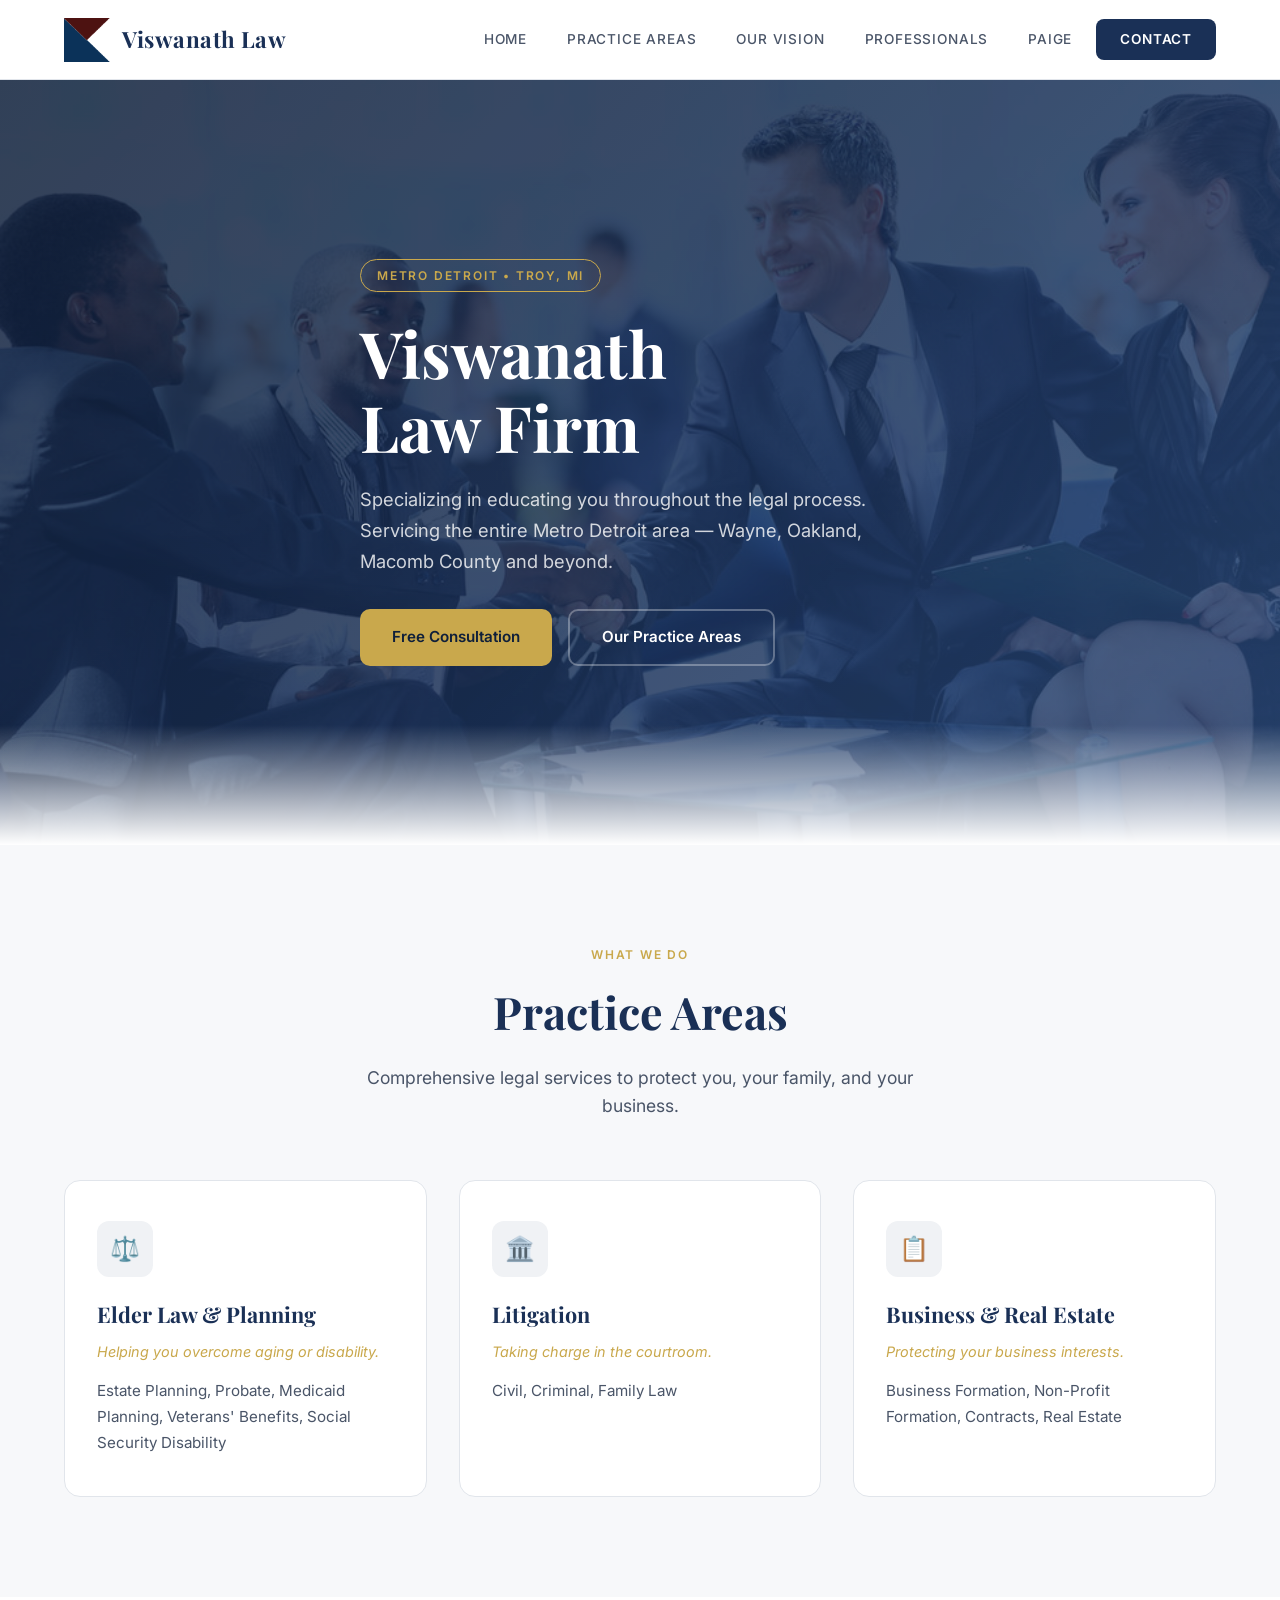
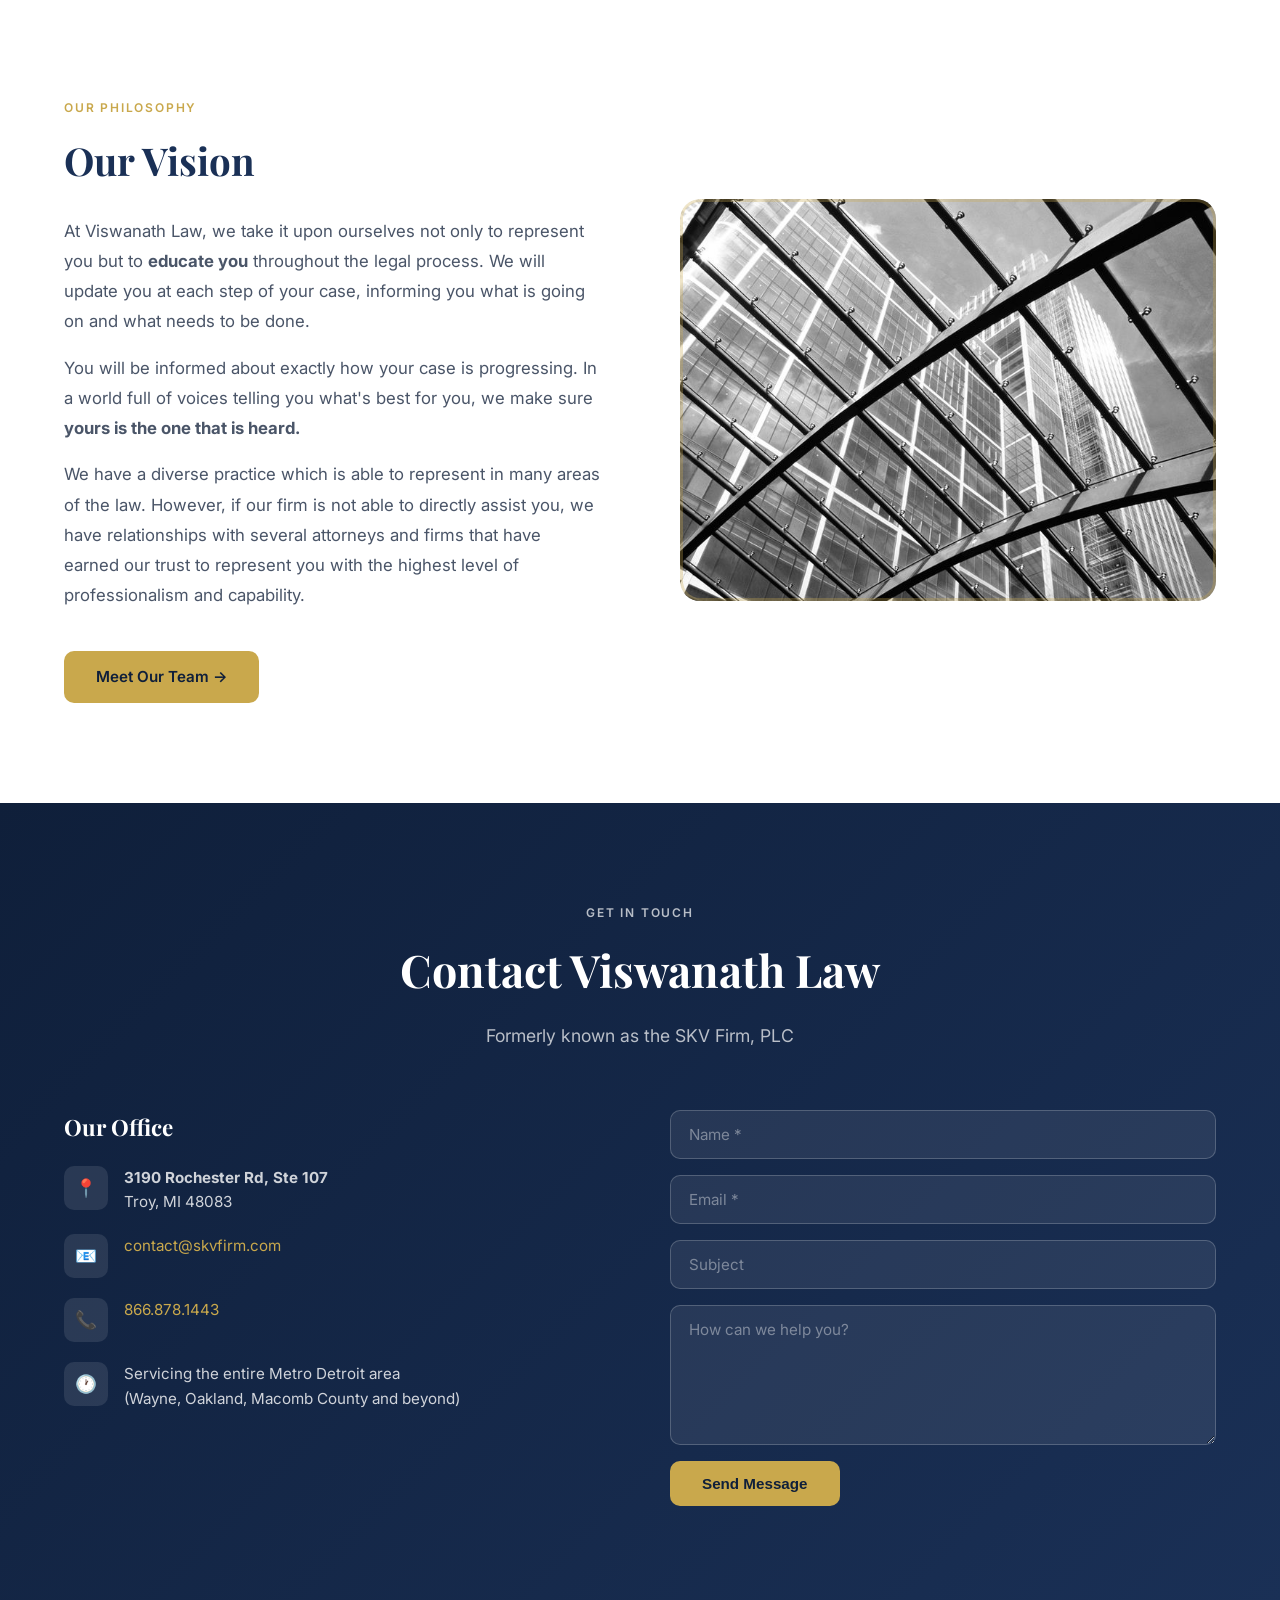
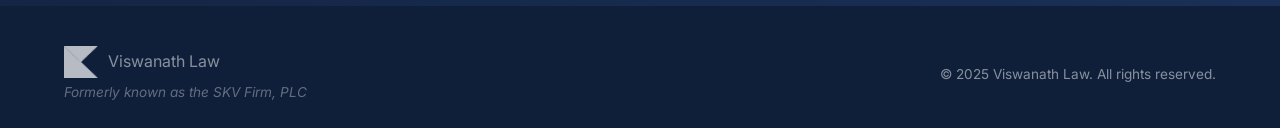
<file: index.html>
<!DOCTYPE html>
<html lang="en">
<head>
  <meta charset="UTF-8">
  <meta name="viewport" content="width=device-width, initial-scale=1.0">
  <title>Viswanath Law Firm | Metro Detroit Attorney</title>
  <meta name="description" content="Viswanath Law Firm specializes in educating you throughout the legal process. Estate planning, probate, criminal, civil, family law, and business services serving the Metro Detroit area.">
  <link rel="preconnect" href="https://fonts.googleapis.com">
  <link rel="preconnect" href="https://fonts.gstatic.com" crossorigin>
  <link href="https://fonts.googleapis.com/css2?family=Inter:wght@400;500;600;700&family=Playfair+Display:wght@600;700&display=swap" rel="stylesheet">
  <link rel="stylesheet" href="css/style.css">
  <link rel="icon" href="images/vj-icon.png" type="image/png">
</head>
<body>

  <!-- HEADER -->
  <header class="header">
    <div class="container">
      <a href="/viswanath-law/" class="logo">
        <img src="images/vj-icon.png" alt="Viswanath Law">
        <span class="logo-text">Viswanath Law</span>
      </a>
      <nav class="nav" id="nav">
        <a href="/viswanath-law/">Home</a>
        <a href="#practice-areas">Practice Areas</a>
        <a href="#vision">Our Vision</a>
        <a href="/viswanath-law/professionals.html">Professionals</a>
        <a href="/viswanath-law/paige.html">Paige</a>
        <a href="#contact" class="nav-cta">Contact</a>
      </nav>
      <button class="hamburger" aria-label="Menu" aria-expanded="false">
        <span></span><span></span><span></span>
      </button>
    </div>
  </header>

  <!-- HERO -->
  <section class="hero">
    <div class="container">
      <div class="hero-content">
        <span class="hero-badge">Metro Detroit • Troy, MI</span>
        <h1>Viswanath<br>Law Firm</h1>
        <p>Specializing in educating you throughout the legal process. Servicing the entire Metro Detroit area — Wayne, Oakland, Macomb County and beyond.</p>
        <div class="hero-btns">
          <a href="#contact" class="btn btn-primary">Free Consultation</a>
          <a href="#practice-areas" class="btn btn-outline">Our Practice Areas</a>
        </div>
      </div>
    </div>
  </section>

  <!-- PRACTICE AREAS -->
  <section class="section section-alt" id="practice-areas">
    <div class="container">
      <div class="section-header fade-in">
        <p class="overline">What We Do</p>
        <h2>Practice Areas</h2>
        <p>Comprehensive legal services to protect you, your family, and your business.</p>
      </div>
      <div class="practice-grid">
        <!-- Card 1 -->
        <div class="practice-card fade-in">
          <div class="icon">⚖️</div>
          <h3>Elder Law &amp; Planning</h3>
          <p class="tagline">Helping you overcome aging or disability.</p>
          <p>Estate Planning, Probate, Medicaid Planning, Veterans' Benefits, Social Security Disability</p>
        </div>
        <!-- Card 2 -->
        <div class="practice-card fade-in">
          <div class="icon">🏛️</div>
          <h3>Litigation</h3>
          <p class="tagline">Taking charge in the courtroom.</p>
          <p>Civil, Criminal, Family Law</p>
        </div>
        <!-- Card 3 -->
        <div class="practice-card fade-in">
          <div class="icon">📋</div>
          <h3>Business &amp; Real Estate</h3>
          <p class="tagline">Protecting your business interests.</p>
          <p>Business Formation, Non-Profit Formation, Contracts, Real Estate</p>
        </div>
      </div>
    </div>
  </section>

  <!-- OUR VISION -->
  <section class="section" id="vision">
    <div class="container">
      <div class="vision-grid">
        <div class="vision-text fade-in">
          <p class="overline" style="font-size:0.75rem;font-weight:600;letter-spacing:0.15em;text-transform:uppercase;color:var(--accent);margin-bottom:12px;">Our Philosophy</p>
          <h2>Our Vision</h2>
          <p>At Viswanath Law, we take it upon ourselves not only to represent you but to <strong>educate you</strong> throughout the legal process. We will update you at each step of your case, informing you what is going on and what needs to be done.</p>
          <p>You will be informed about exactly how your case is progressing. In a world full of voices telling you what's best for you, we make sure <strong>yours is the one that is heard.</strong></p>
          <p>We have a diverse practice which is able to represent in many areas of the law. However, if our firm is not able to directly assist you, we have relationships with several attorneys and firms that have earned our trust to represent you with the highest level of professionalism and capability.</p>
          <a href="/viswanath-law/professionals.html" class="btn btn-primary" style="margin-top:24px;">Meet Our Team →</a>
        </div>
        <div class="vision-image fade-in">
          <img src="images/courthouse-bg.jpg" alt="Legal excellence">
        </div>
      </div>
    </div>
  </section>

  <!-- CONTACT -->
  <section class="section section-dark" id="contact">
    <div class="container">
      <div class="section-header fade-in">
        <p class="overline">Get In Touch</p>
        <h2>Contact Viswanath Law</h2>
        <p>Formerly known as the SKV Firm, PLC</p>
      </div>
      <div class="contact-grid fade-in">
        <div class="contact-info">
          <h3>Our Office</h3>
          <div class="contact-detail">
            <div class="icon">📍</div>
            <div>
              <p><strong>3190 Rochester Rd, Ste 107</strong><br>Troy, MI 48083</p>
            </div>
          </div>
          <div class="contact-detail">
            <div class="icon">📧</div>
            <div>
              <p><a href="mailto:contact@skvfirm.com">contact@skvfirm.com</a></p>
            </div>
          </div>
          <div class="contact-detail">
            <div class="icon">📞</div>
            <div>
              <p><a href="tel:8668781443">866.878.1443</a></p>
            </div>
          </div>
          <div class="contact-detail">
            <div class="icon">🕐</div>
            <div>
              <p>Servicing the entire Metro Detroit area<br>(Wayne, Oakland, Macomb County and beyond)</p>
            </div>
          </div>
        </div>
        <form class="contact-form">
          <input type="text" name="name" placeholder="Name *" required>
          <input type="email" name="email" placeholder="Email *" required>
          <input type="text" name="subject" placeholder="Subject">
          <textarea name="message" placeholder="How can we help you?"></textarea>
          <button type="submit" class="btn btn-primary">Send Message</button>
        </form>
      </div>
    </div>
  </section>

  <!-- FOOTER -->
  <footer class="footer">
    <div class="container">
      <div class="footer-inner">
        <div>
          <div class="footer-logo">
            <img src="images/vj-icon.png" alt="VJ">
            <span>Viswanath Law</span>
          </div>
          <p class="footer-note">Formerly known as the SKV Firm, PLC</p>
        </div>
        <p>&copy; 2025 Viswanath Law. All rights reserved.</p>
      </div>
    </div>
  </footer>

  <script src="js/main.js"></script>
</body>
</html>
</file>
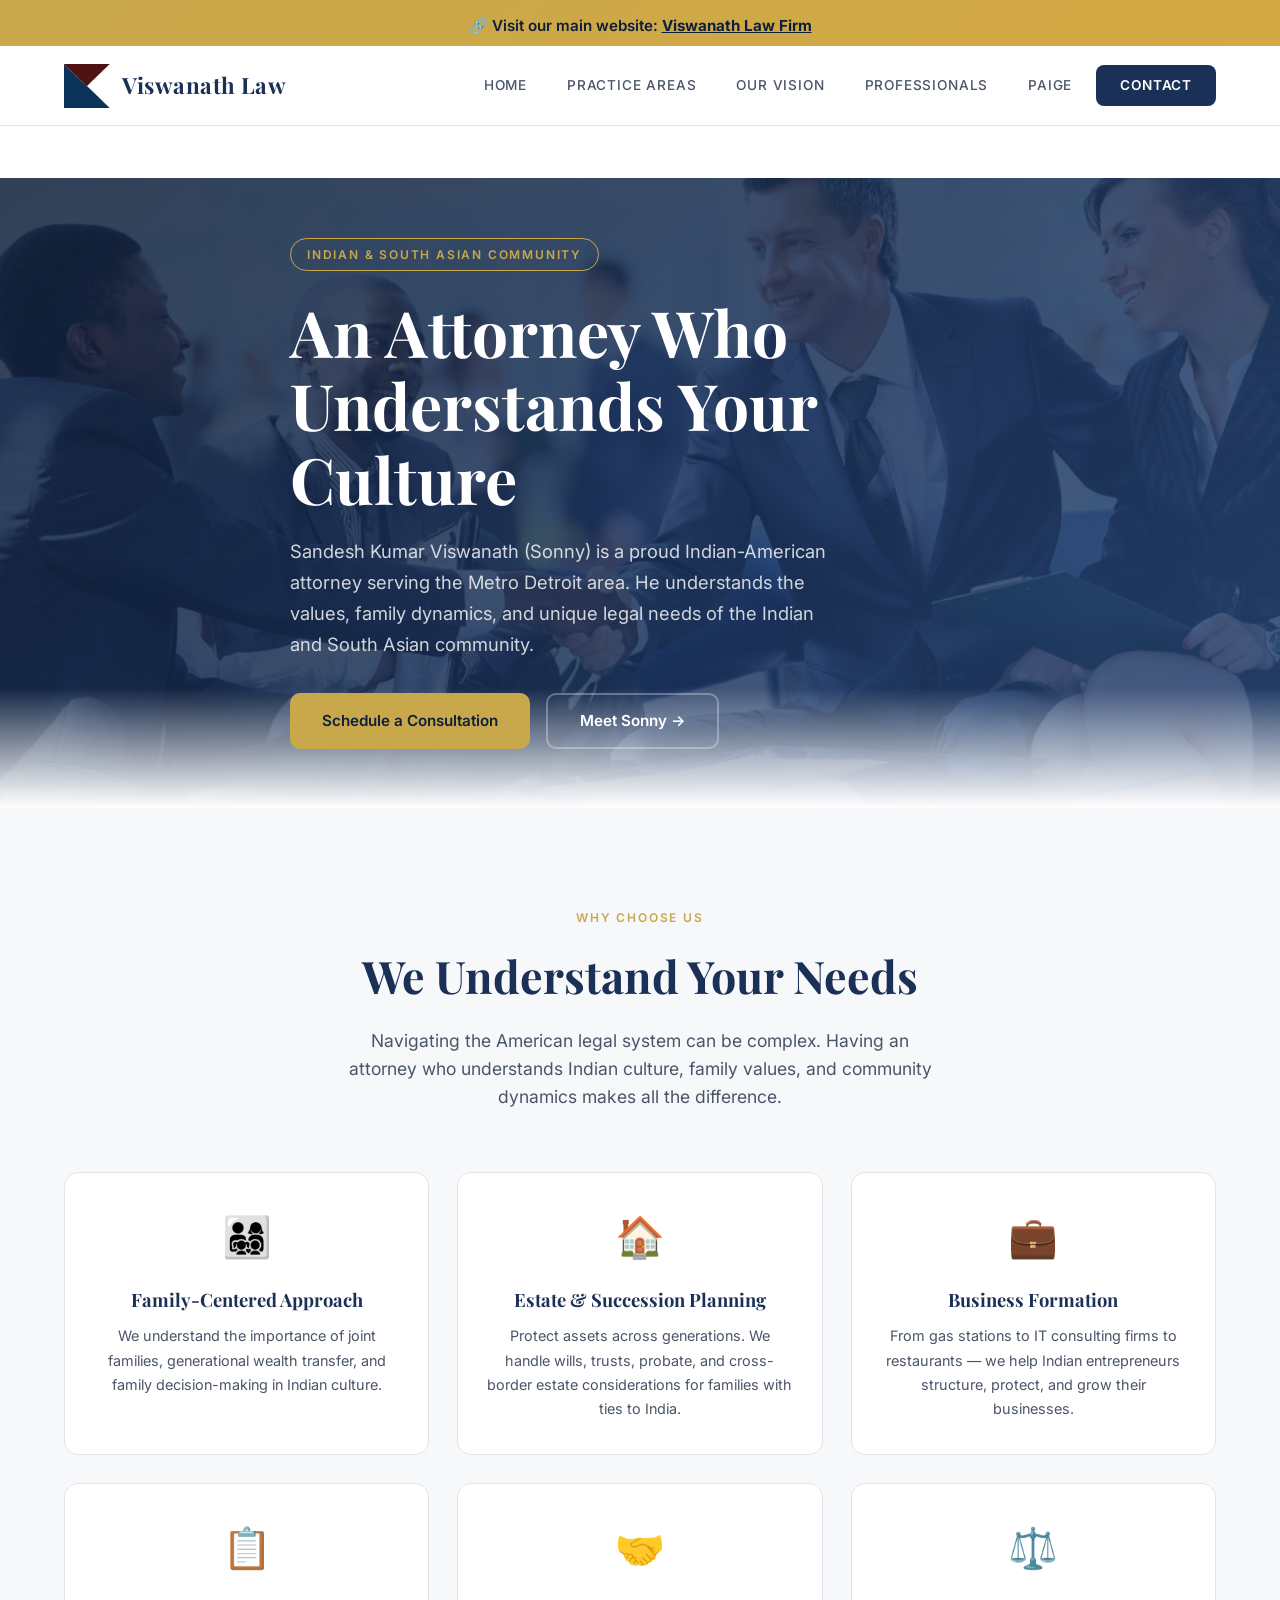
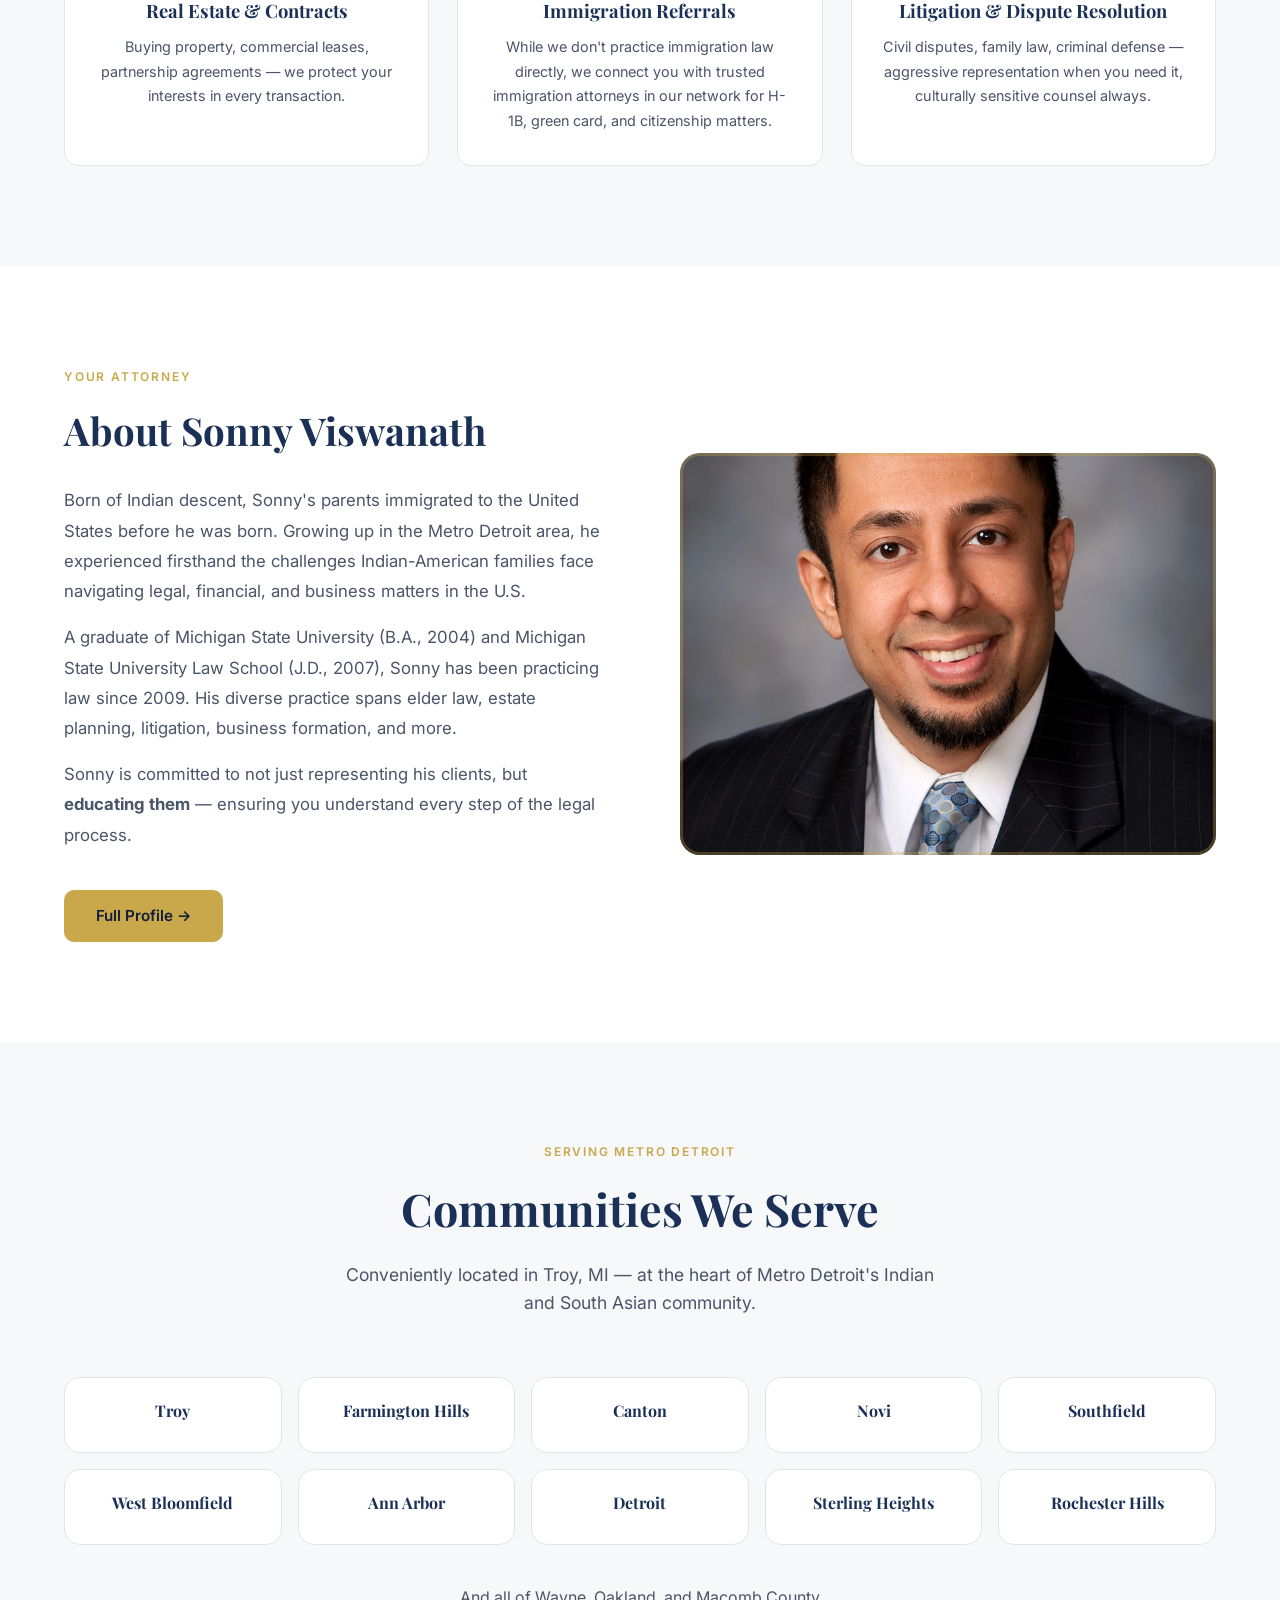
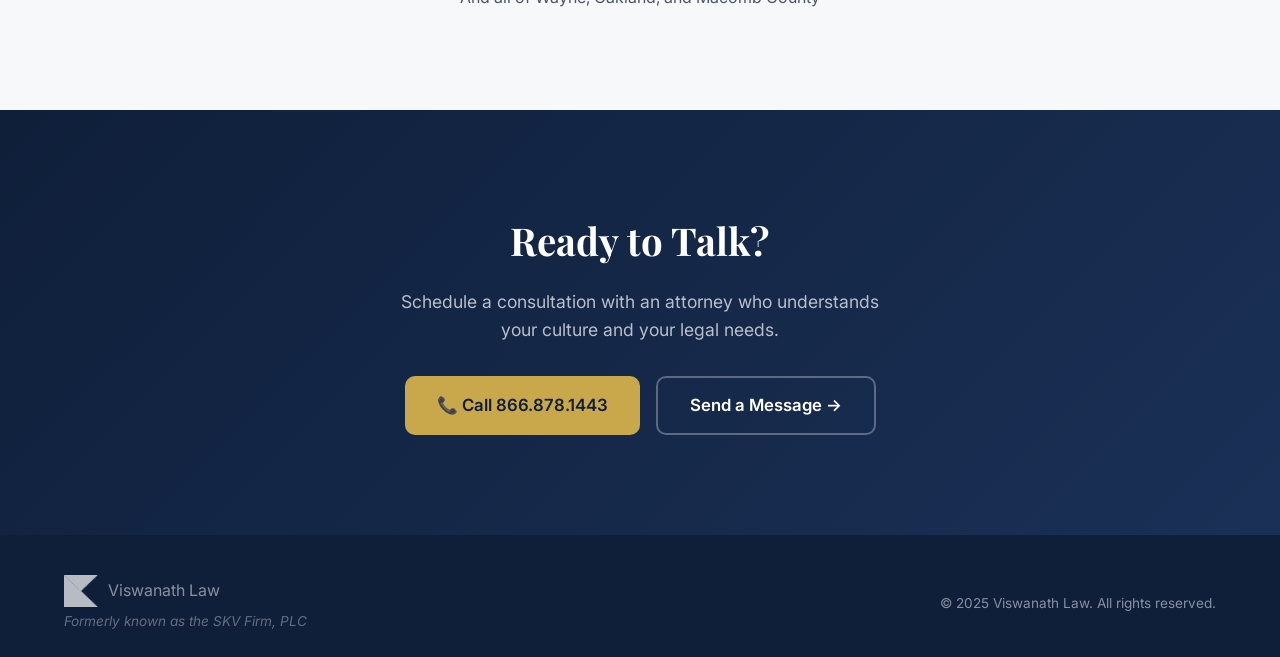
<file: indian-clients.html>
<!DOCTYPE html>
<html lang="en">
<head>
  <meta charset="UTF-8">
  <meta name="viewport" content="width=device-width, initial-scale=1.0">
  <title>Indian Community Legal Services | Viswanath Law Firm — Troy, MI</title>
  <meta name="description" content="Viswanath Law Firm serves the Indian and South Asian community in Metro Detroit. Attorney S.K. Viswanath understands Indian culture, family dynamics, and the unique legal needs of Indian-American families. Estate planning, immigration referrals, business formation, and more.">
  <meta name="keywords" content="Indian lawyer Detroit, Indian attorney Michigan, South Asian lawyer Troy MI, Indian estate planning, Indian business attorney, desi lawyer Michigan, Indian community lawyer, Metro Detroit Indian attorney, Indian American legal services, Viswanath Law">
  <!-- Hidden from search engines indexing this specific page into main site nav — but still crawlable for targeted searches -->
  <meta name="robots" content="noindex, follow">

  <!-- Schema.org structured data for local SEO -->
  <script type="application/ld+json">
  {
    "@context": "https://schema.org",
    "@type": "Attorney",
    "name": "Viswanath Law Firm",
    "description": "Legal services for the Indian and South Asian community in Metro Detroit. Estate planning, business law, litigation, and more.",
    "address": {
      "@type": "PostalAddress",
      "streetAddress": "3190 Rochester Rd, Ste 107",
      "addressLocality": "Troy",
      "addressRegion": "MI",
      "postalCode": "48083",
      "addressCountry": "US"
    },
    "telephone": "+1-866-878-1443",
    "email": "contact@skvfirm.com",
    "url": "https://www.viswanathjones.com",
    "founder": {
      "@type": "Person",
      "name": "Sandesh Kumar Viswanath",
      "alternateName": "Sonny Viswanath"
    },
    "areaServed": ["Troy", "Southfield", "Detroit", "Farmington Hills", "Canton", "Novi", "Ann Arbor", "Metro Detroit"],
    "knowsLanguage": ["English"],
    "serviceArea": {
      "@type": "GeoCircle",
      "geoMidpoint": { "@type": "GeoCoordinates", "latitude": 42.5803, "longitude": -83.1431 },
      "geoRadius": "50 mi"
    }
  }
  </script>

  <link rel="preconnect" href="https://fonts.googleapis.com">
  <link rel="preconnect" href="https://fonts.gstatic.com" crossorigin>
  <link href="https://fonts.googleapis.com/css2?family=Inter:wght@400;500;600;700&family=Playfair+Display:wght@600;700&display=swap" rel="stylesheet">
  <link rel="stylesheet" href="css/style.css">
  <link rel="icon" href="images/vj-icon.png" type="image/png">

  <style>
    .culture-grid {
      display: grid;
      grid-template-columns: repeat(auto-fit, minmax(280px, 1fr));
      gap: 28px;
      margin-top: 40px;
    }
    .culture-card {
      background: var(--white);
      border-radius: 14px;
      padding: 32px 28px;
      border: 1px solid var(--gray-200);
      text-align: center;
      transition: all var(--transition);
    }
    .culture-card:hover {
      transform: translateY(-3px);
      box-shadow: 0 10px 30px rgba(0,0,0,0.06);
    }
    .culture-card .emoji { font-size: 2.5rem; margin-bottom: 16px; }
    .culture-card h3 {
      font-family: var(--font-heading);
      font-size: 1.15rem;
      color: var(--navy);
      margin-bottom: 10px;
    }
    .culture-card p {
      font-size: 0.9rem;
      color: var(--gray-600);
      line-height: 1.7;
    }
    .redirect-banner {
      background: linear-gradient(135deg, var(--accent), #d4a843);
      color: var(--navy-dark);
      text-align: center;
      padding: 14px 24px;
      font-size: 0.95rem;
      font-weight: 600;
    }
    .redirect-banner a {
      text-decoration: underline;
      font-weight: 700;
    }
  </style>
</head>
<body>

  <!-- REDIRECT BANNER — one-way link to main site -->
  <div class="redirect-banner">
    🔗 Visit our main website: <a href="/viswanath-law/">Viswanath Law Firm</a>
  </div>

  <!-- HEADER (no link to THIS page in nav — it's hidden) -->
  <header class="header" style="top:46px;">
    <div class="container">
      <a href="/viswanath-law/" class="logo">
        <img src="images/vj-icon.png" alt="Viswanath Law">
        <span class="logo-text">Viswanath Law</span>
      </a>
      <nav class="nav" id="nav">
        <a href="/viswanath-law/">Home</a>
        <a href="/viswanath-law/#practice-areas">Practice Areas</a>
        <a href="/viswanath-law/#vision">Our Vision</a>
        <a href="/viswanath-law/professionals.html">Professionals</a>
        <a href="/viswanath-law/paige.html">Paige</a>
        <a href="/viswanath-law/#contact" class="nav-cta">Contact</a>
      </nav>
      <button class="hamburger" aria-label="Menu" aria-expanded="false">
        <span></span><span></span><span></span>
      </button>
    </div>
  </header>

  <!-- HERO -->
  <section class="hero" style="margin-top:calc(var(--header-height) + 46px);min-height:70vh;">
    <div class="container">
      <div class="hero-content">
        <span class="hero-badge">Indian &amp; South Asian Community</span>
        <h1>An Attorney Who Understands Your Culture</h1>
        <p>Sandesh Kumar Viswanath (Sonny) is a proud Indian-American attorney serving the Metro Detroit area. He understands the values, family dynamics, and unique legal needs of the Indian and South Asian community.</p>
        <div class="hero-btns">
          <a href="/viswanath-law/#contact" class="btn btn-primary">Schedule a Consultation</a>
          <a href="/viswanath-law/professionals/sonny-viswanath.html" class="btn btn-outline">Meet Sonny →</a>
        </div>
      </div>
    </div>
  </section>

  <!-- CULTURAL UNDERSTANDING -->
  <section class="section section-alt">
    <div class="container">
      <div class="section-header fade-in">
        <p class="overline">Why Choose Us</p>
        <h2>We Understand Your Needs</h2>
        <p>Navigating the American legal system can be complex. Having an attorney who understands Indian culture, family values, and community dynamics makes all the difference.</p>
      </div>
      <div class="culture-grid">
        <div class="culture-card fade-in">
          <div class="emoji">👨‍👩‍👧‍👦</div>
          <h3>Family-Centered Approach</h3>
          <p>We understand the importance of joint families, generational wealth transfer, and family decision-making in Indian culture.</p>
        </div>
        <div class="culture-card fade-in">
          <div class="emoji">🏠</div>
          <h3>Estate &amp; Succession Planning</h3>
          <p>Protect assets across generations. We handle wills, trusts, probate, and cross-border estate considerations for families with ties to India.</p>
        </div>
        <div class="culture-card fade-in">
          <div class="emoji">💼</div>
          <h3>Business Formation</h3>
          <p>From gas stations to IT consulting firms to restaurants — we help Indian entrepreneurs structure, protect, and grow their businesses.</p>
        </div>
        <div class="culture-card fade-in">
          <div class="emoji">📋</div>
          <h3>Real Estate &amp; Contracts</h3>
          <p>Buying property, commercial leases, partnership agreements — we protect your interests in every transaction.</p>
        </div>
        <div class="culture-card fade-in">
          <div class="emoji">🤝</div>
          <h3>Immigration Referrals</h3>
          <p>While we don't practice immigration law directly, we connect you with trusted immigration attorneys in our network for H-1B, green card, and citizenship matters.</p>
        </div>
        <div class="culture-card fade-in">
          <div class="emoji">⚖️</div>
          <h3>Litigation &amp; Dispute Resolution</h3>
          <p>Civil disputes, family law, criminal defense — aggressive representation when you need it, culturally sensitive counsel always.</p>
        </div>
      </div>
    </div>
  </section>

  <!-- ABOUT SONNY — community focused -->
  <section class="section">
    <div class="container">
      <div class="vision-grid">
        <div class="vision-text fade-in">
          <p class="overline" style="font-size:0.75rem;font-weight:600;letter-spacing:0.15em;text-transform:uppercase;color:var(--accent);margin-bottom:12px;">Your Attorney</p>
          <h2>About Sonny Viswanath</h2>
          <p>Born of Indian descent, Sonny's parents immigrated to the United States before he was born. Growing up in the Metro Detroit area, he experienced firsthand the challenges Indian-American families face navigating legal, financial, and business matters in the U.S.</p>
          <p>A graduate of Michigan State University (B.A., 2004) and Michigan State University Law School (J.D., 2007), Sonny has been practicing law since 2009. His diverse practice spans elder law, estate planning, litigation, business formation, and more.</p>
          <p>Sonny is committed to not just representing his clients, but <strong>educating them</strong> — ensuring you understand every step of the legal process.</p>
          <a href="/viswanath-law/professionals/sonny-viswanath.html" class="btn btn-primary" style="margin-top:24px;">Full Profile →</a>
        </div>
        <div class="vision-image fade-in">
          <img src="images/sonny-headshot.jpg" alt="S. K. Viswanath — Indian-American Attorney">
        </div>
      </div>
    </div>
  </section>

  <!-- AREAS SERVED -->
  <section class="section section-alt">
    <div class="container">
      <div class="section-header fade-in">
        <p class="overline">Serving Metro Detroit</p>
        <h2>Communities We Serve</h2>
        <p>Conveniently located in Troy, MI — at the heart of Metro Detroit's Indian and South Asian community.</p>
      </div>
      <div class="practice-grid" style="grid-template-columns:repeat(auto-fit,minmax(200px,1fr));gap:16px;">
        <div class="practice-card fade-in" style="padding:20px;text-align:center;">
          <h3 style="font-size:1rem;">Troy</h3>
        </div>
        <div class="practice-card fade-in" style="padding:20px;text-align:center;">
          <h3 style="font-size:1rem;">Farmington Hills</h3>
        </div>
        <div class="practice-card fade-in" style="padding:20px;text-align:center;">
          <h3 style="font-size:1rem;">Canton</h3>
        </div>
        <div class="practice-card fade-in" style="padding:20px;text-align:center;">
          <h3 style="font-size:1rem;">Novi</h3>
        </div>
        <div class="practice-card fade-in" style="padding:20px;text-align:center;">
          <h3 style="font-size:1rem;">Southfield</h3>
        </div>
        <div class="practice-card fade-in" style="padding:20px;text-align:center;">
          <h3 style="font-size:1rem;">West Bloomfield</h3>
        </div>
        <div class="practice-card fade-in" style="padding:20px;text-align:center;">
          <h3 style="font-size:1rem;">Ann Arbor</h3>
        </div>
        <div class="practice-card fade-in" style="padding:20px;text-align:center;">
          <h3 style="font-size:1rem;">Detroit</h3>
        </div>
        <div class="practice-card fade-in" style="padding:20px;text-align:center;">
          <h3 style="font-size:1rem;">Sterling Heights</h3>
        </div>
        <div class="practice-card fade-in" style="padding:20px;text-align:center;">
          <h3 style="font-size:1rem;">Rochester Hills</h3>
        </div>
      </div>
      <p class="text-center mt-40 fade-in" style="color:var(--gray-600);">And all of Wayne, Oakland, and Macomb County</p>
    </div>
  </section>

  <!-- CTA -->
  <section class="section section-dark">
    <div class="container text-center fade-in">
      <h2 style="font-family:var(--font-heading);font-size:clamp(1.8rem,3vw,2.5rem);margin-bottom:16px;">Ready to Talk?</h2>
      <p style="color:rgba(255,255,255,0.7);font-size:1.1rem;margin-bottom:32px;max-width:500px;margin-left:auto;margin-right:auto;">Schedule a consultation with an attorney who understands your culture and your legal needs.</p>
      <div style="display:flex;gap:16px;justify-content:center;flex-wrap:wrap;">
        <a href="tel:8668781443" class="btn btn-primary" style="font-size:1.05rem;">📞 Call 866.878.1443</a>
        <a href="/viswanath-law/#contact" class="btn btn-outline" style="font-size:1.05rem;">Send a Message →</a>
      </div>
    </div>
  </section>

  <!-- FOOTER -->
  <footer class="footer">
    <div class="container">
      <div class="footer-inner">
        <div>
          <div class="footer-logo">
            <img src="images/vj-icon.png" alt="VJ">
            <span>Viswanath Law</span>
          </div>
          <p class="footer-note">Formerly known as the SKV Firm, PLC</p>
        </div>
        <p>&copy; 2025 Viswanath Law. All rights reserved.</p>
      </div>
    </div>
  </footer>

  <script src="js/main.js"></script>

  <!-- Auto-redirect logic: if someone lands here and just wants the main site -->
  <script>
    // The page is accessible via direct link only.
    // No redirect — the banner provides a clear link to the main site.
    // This page is intentionally hidden from navigation and robots indexing.
  </script>
</body>
</html>
</file>
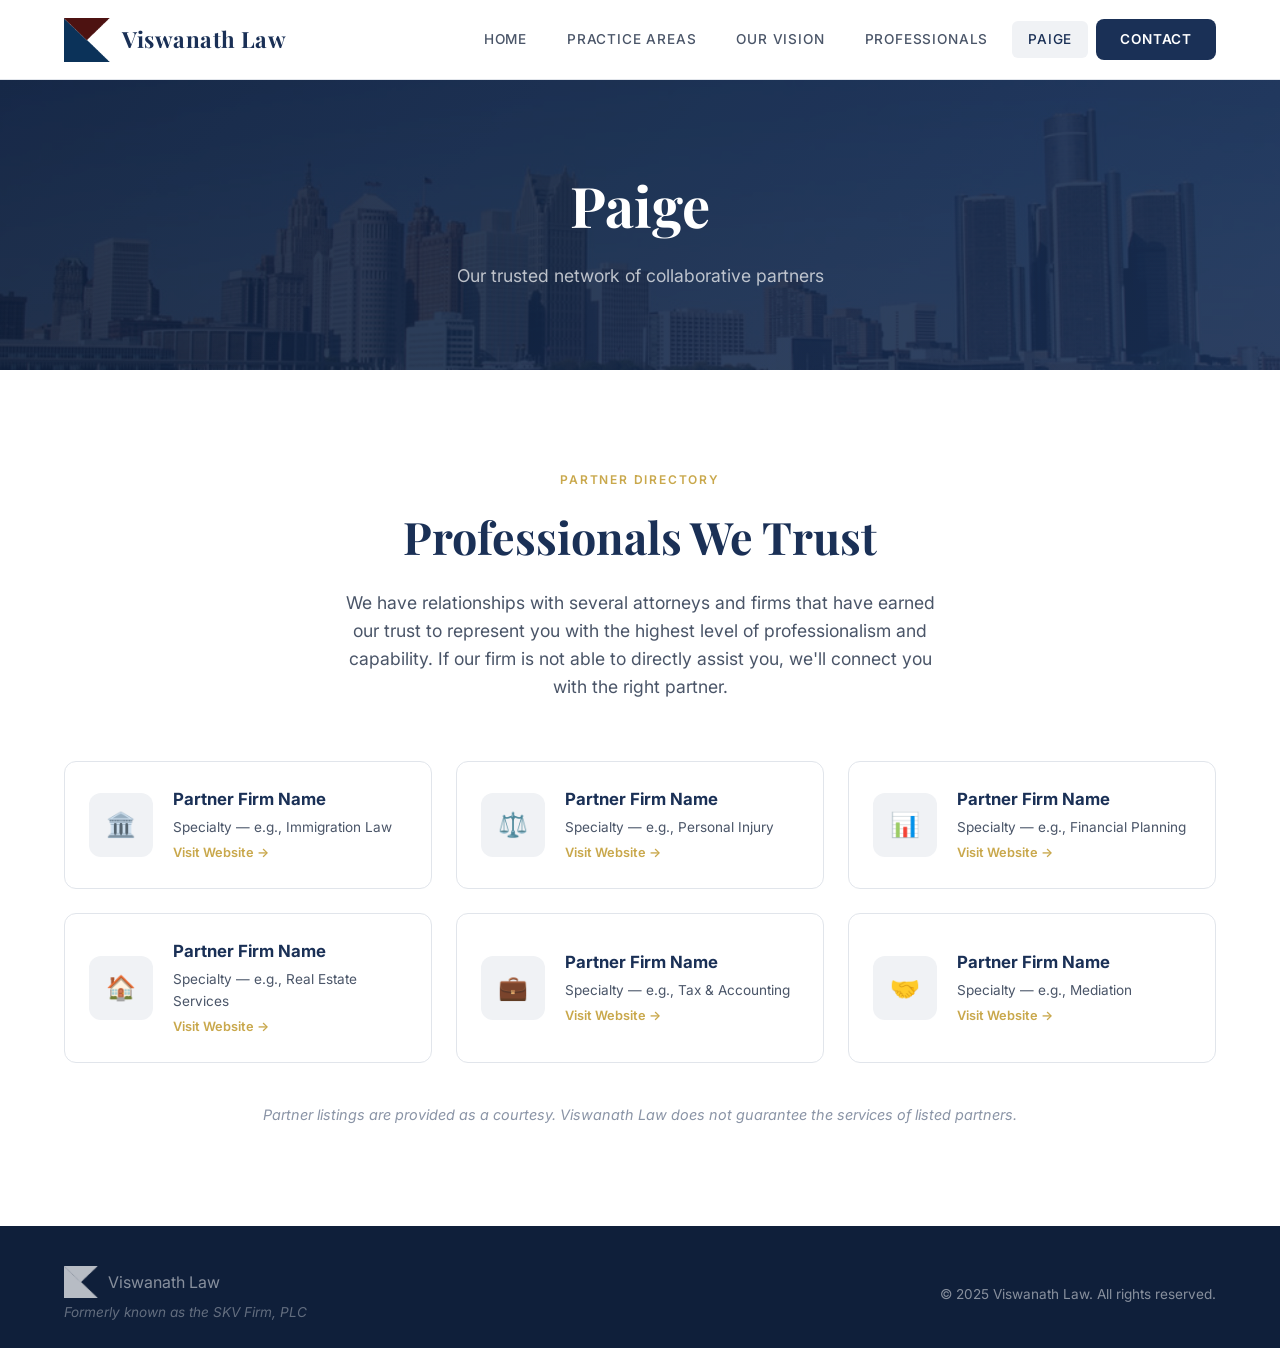
<file: paige.html>
<!DOCTYPE html>
<html lang="en">
<head>
  <meta charset="UTF-8">
  <meta name="viewport" content="width=device-width, initial-scale=1.0">
  <title>Paige — Partner Directory | Viswanath Law Firm</title>
  <meta name="description" content="Our trusted network of collaborative partners. Viswanath Law connects you with verified professionals across legal, financial, and related services.">
  <link rel="preconnect" href="https://fonts.googleapis.com">
  <link rel="preconnect" href="https://fonts.gstatic.com" crossorigin>
  <link href="https://fonts.googleapis.com/css2?family=Inter:wght@400;500;600;700&family=Playfair+Display:wght@600;700&display=swap" rel="stylesheet">
  <link rel="stylesheet" href="css/style.css">
  <link rel="icon" href="images/vj-icon.png" type="image/png">
</head>
<body>

  <!-- HEADER -->
  <header class="header">
    <div class="container">
      <a href="/viswanath-law/" class="logo">
        <img src="images/vj-icon.png" alt="Viswanath Law">
        <span class="logo-text">Viswanath Law</span>
      </a>
      <nav class="nav" id="nav">
        <a href="/viswanath-law/">Home</a>
        <a href="/viswanath-law/#practice-areas">Practice Areas</a>
        <a href="/viswanath-law/#vision">Our Vision</a>
        <a href="/viswanath-law/professionals.html">Professionals</a>
        <a href="/viswanath-law/paige.html">Paige</a>
        <a href="/viswanath-law/#contact" class="nav-cta">Contact</a>
      </nav>
      <button class="hamburger" aria-label="Menu" aria-expanded="false">
        <span></span><span></span><span></span>
      </button>
    </div>
  </header>

  <!-- PAGE BANNER -->
  <div class="page-banner">
    <h1>Paige</h1>
    <p>Our trusted network of collaborative partners</p>
  </div>

  <!-- INTRO -->
  <section class="section">
    <div class="container">
      <div class="section-header fade-in">
        <p class="overline">Partner Directory</p>
        <h2>Professionals We Trust</h2>
        <p>We have relationships with several attorneys and firms that have earned our trust to represent you with the highest level of professionalism and capability. If our firm is not able to directly assist you, we'll connect you with the right partner.</p>
      </div>

      <!-- PARTNER GRID -->
      <div class="partner-grid">

        <!-- Example partner card — duplicate and fill for each partner -->
        <a href="#" class="partner-card fade-in" target="_blank" rel="noopener">
          <div class="partner-logo">🏛️</div>
          <div>
            <h3>Partner Firm Name</h3>
            <p>Specialty — e.g., Immigration Law</p>
            <span class="partner-link">Visit Website →</span>
          </div>
        </a>

        <a href="#" class="partner-card fade-in" target="_blank" rel="noopener">
          <div class="partner-logo">⚖️</div>
          <div>
            <h3>Partner Firm Name</h3>
            <p>Specialty — e.g., Personal Injury</p>
            <span class="partner-link">Visit Website →</span>
          </div>
        </a>

        <a href="#" class="partner-card fade-in" target="_blank" rel="noopener">
          <div class="partner-logo">📊</div>
          <div>
            <h3>Partner Firm Name</h3>
            <p>Specialty — e.g., Financial Planning</p>
            <span class="partner-link">Visit Website →</span>
          </div>
        </a>

        <a href="#" class="partner-card fade-in" target="_blank" rel="noopener">
          <div class="partner-logo">🏠</div>
          <div>
            <h3>Partner Firm Name</h3>
            <p>Specialty — e.g., Real Estate Services</p>
            <span class="partner-link">Visit Website →</span>
          </div>
        </a>

        <a href="#" class="partner-card fade-in" target="_blank" rel="noopener">
          <div class="partner-logo">💼</div>
          <div>
            <h3>Partner Firm Name</h3>
            <p>Specialty — e.g., Tax &amp; Accounting</p>
            <span class="partner-link">Visit Website →</span>
          </div>
        </a>

        <a href="#" class="partner-card fade-in" target="_blank" rel="noopener">
          <div class="partner-logo">🤝</div>
          <div>
            <h3>Partner Firm Name</h3>
            <p>Specialty — e.g., Mediation</p>
            <span class="partner-link">Visit Website →</span>
          </div>
        </a>

      </div>

      <p class="text-center mt-40 fade-in" style="color:var(--gray-400);font-size:0.9rem;font-style:italic;">Partner listings are provided as a courtesy. Viswanath Law does not guarantee the services of listed partners.</p>
    </div>
  </section>

  <!-- FOOTER -->
  <footer class="footer">
    <div class="container">
      <div class="footer-inner">
        <div>
          <div class="footer-logo">
            <img src="images/vj-icon.png" alt="VJ">
            <span>Viswanath Law</span>
          </div>
          <p class="footer-note">Formerly known as the SKV Firm, PLC</p>
        </div>
        <p>&copy; 2025 Viswanath Law. All rights reserved.</p>
      </div>
    </div>
  </footer>

  <script src="js/main.js"></script>
</body>
</html>
</file>
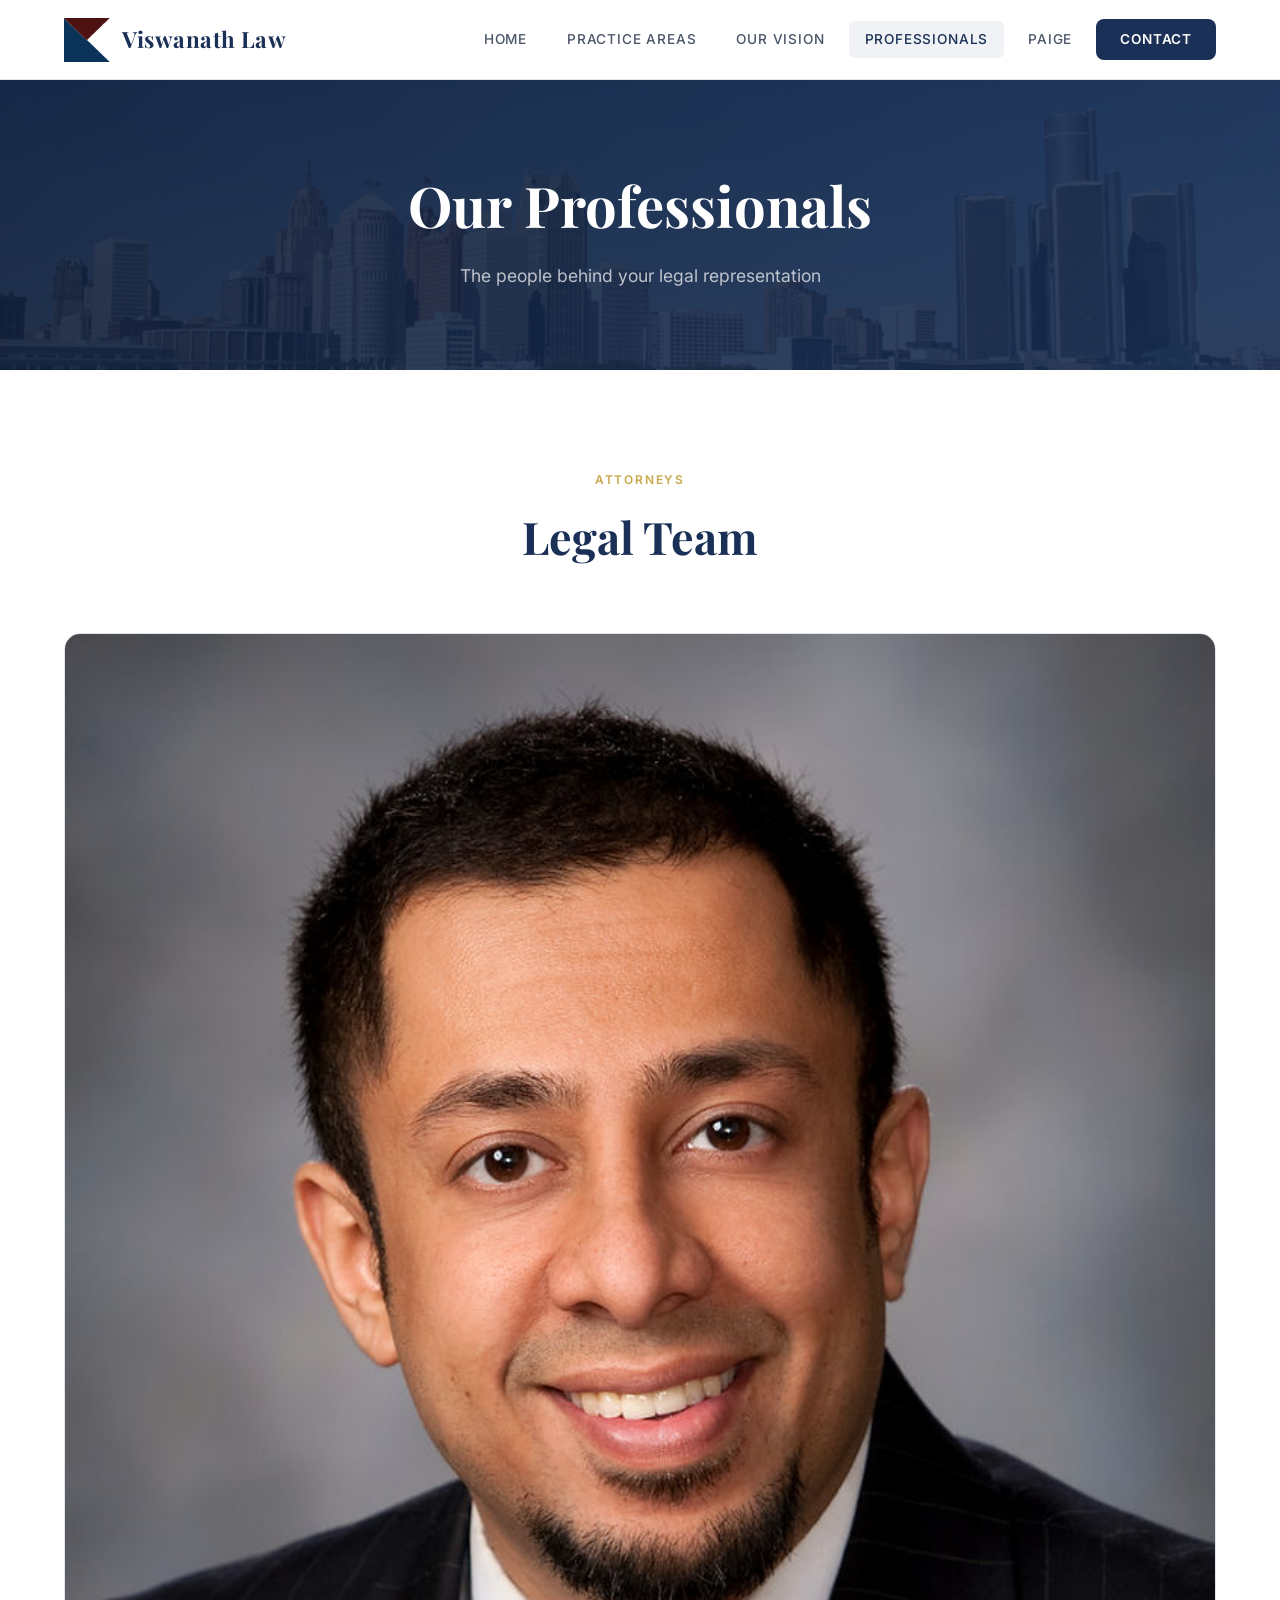
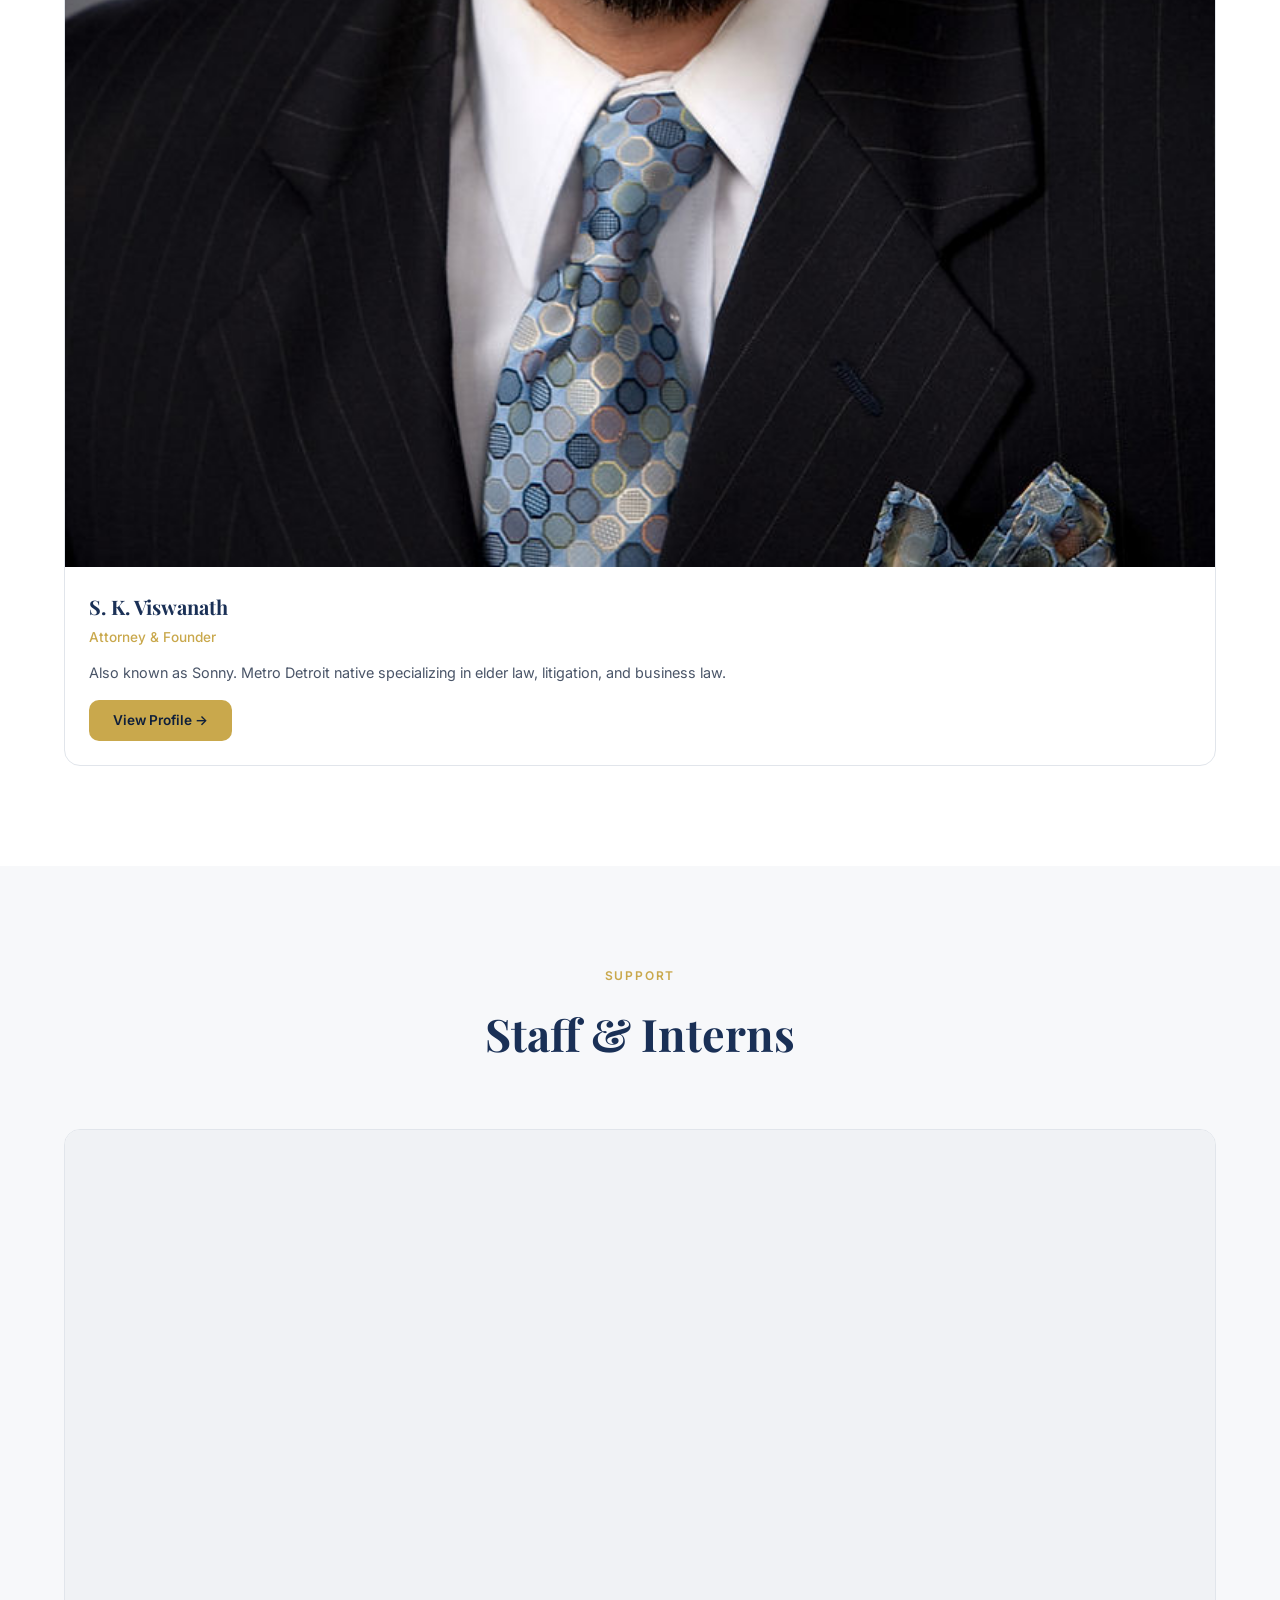
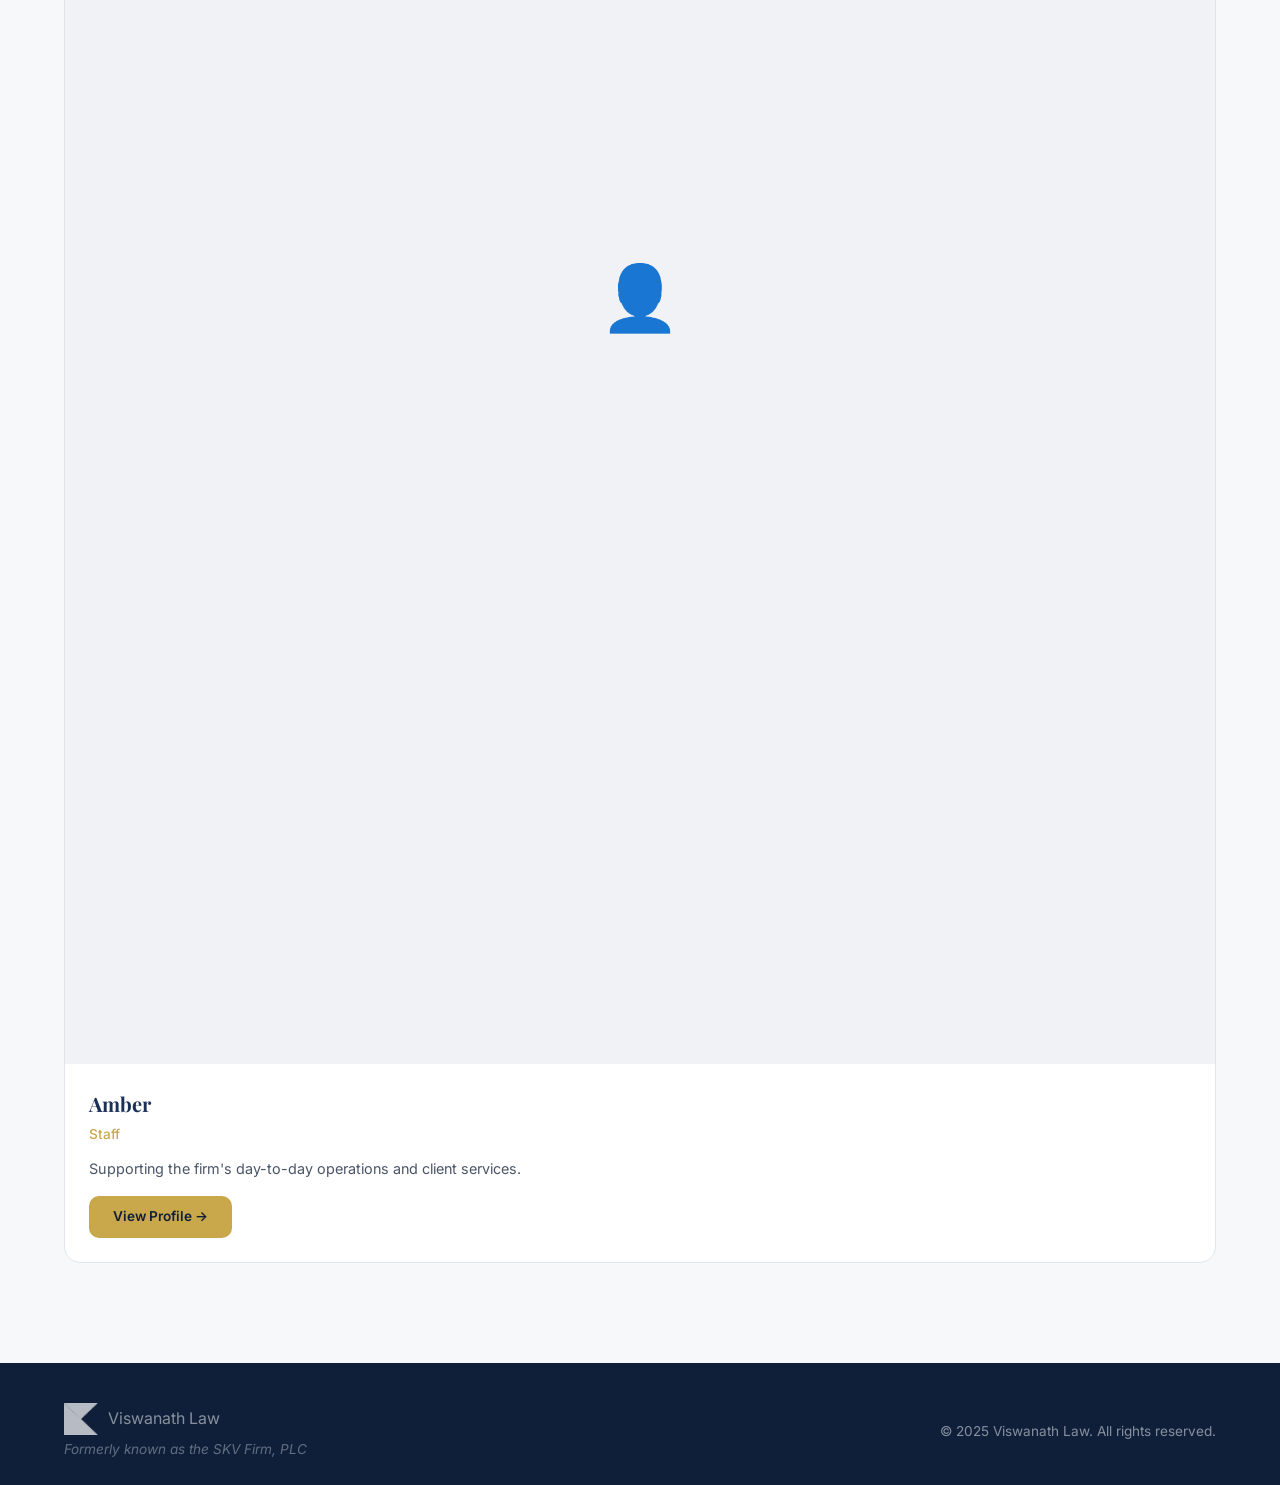
<file: professionals.html>
<!DOCTYPE html>
<html lang="en">
<head>
  <meta charset="UTF-8">
  <meta name="viewport" content="width=device-width, initial-scale=1.0">
  <title>Our Professionals | Viswanath Law Firm</title>
  <meta name="description" content="Meet the attorneys and staff at Viswanath Law Firm. Experienced legal professionals serving the Metro Detroit area.">
  <link rel="preconnect" href="https://fonts.googleapis.com">
  <link rel="preconnect" href="https://fonts.gstatic.com" crossorigin>
  <link href="https://fonts.googleapis.com/css2?family=Inter:wght@400;500;600;700&family=Playfair+Display:wght@600;700&display=swap" rel="stylesheet">
  <link rel="stylesheet" href="css/style.css">
  <link rel="icon" href="images/vj-icon.png" type="image/png">
</head>
<body>

  <!-- HEADER -->
  <header class="header">
    <div class="container">
      <a href="/viswanath-law/" class="logo">
        <img src="images/vj-icon.png" alt="Viswanath Law">
        <span class="logo-text">Viswanath Law</span>
      </a>
      <nav class="nav" id="nav">
        <a href="/viswanath-law/">Home</a>
        <a href="/viswanath-law/#practice-areas">Practice Areas</a>
        <a href="/viswanath-law/#vision">Our Vision</a>
        <a href="/viswanath-law/professionals.html" class="active">Professionals</a>
        <a href="/viswanath-law/paige.html">Paige</a>
        <a href="/viswanath-law/#contact" class="nav-cta">Contact</a>
      </nav>
      <button class="hamburger" aria-label="Menu" aria-expanded="false">
        <span></span><span></span><span></span>
      </button>
    </div>
  </header>

  <!-- PAGE BANNER -->
  <div class="page-banner">
    <h1>Our Professionals</h1>
    <p>The people behind your legal representation</p>
  </div>

  <!-- ATTORNEYS -->
  <section class="section">
    <div class="container">
      <div class="section-header fade-in">
        <p class="overline">Attorneys</p>
        <h2>Legal Team</h2>
      </div>
      <div class="team-grid">
        <!-- Sonny -->
        <div class="team-card fade-in">
          <div class="team-card-img">
            <img src="images/sonny-headshot.jpg" alt="S. K. Viswanath">
          </div>
          <div class="team-card-body">
            <h3>S. K. Viswanath</h3>
            <p class="role">Attorney &amp; Founder</p>
            <p>Also known as Sonny. Metro Detroit native specializing in elder law, litigation, and business law.</p>
            <a href="/viswanath-law/professionals/sonny-viswanath.html" class="btn btn-primary">View Profile →</a>
          </div>
        </div>
      </div>
    </div>
  </section>

  <!-- STAFF -->
  <section class="section section-alt">
    <div class="container">
      <div class="section-header fade-in">
        <p class="overline">Support</p>
        <h2>Staff &amp; Interns</h2>
      </div>
      <div class="team-grid">
        <!-- Amber -->
        <div class="team-card fade-in">
          <div class="team-card-img" style="display:flex;align-items:center;justify-content:center;background:var(--gray-100);">
            <span style="font-size:4rem;color:var(--gray-400);">👤</span>
          </div>
          <div class="team-card-body">
            <h3>Amber</h3>
            <p class="role">Staff</p>
            <p>Supporting the firm's day-to-day operations and client services.</p>
            <a href="/viswanath-law/professionals/amber.html" class="btn btn-primary">View Profile →</a>
          </div>
        </div>
        <!-- Template slot for future interns -->
        <!--
        <div class="team-card fade-in">
          <div class="team-card-img" style="display:flex;align-items:center;justify-content:center;background:var(--gray-100);">
            <span style="font-size:4rem;color:var(--gray-400);">👤</span>
          </div>
          <div class="team-card-body">
            <h3>[Name]</h3>
            <p class="role">[Role]</p>
            <p>[Short description]</p>
            <a href="/viswanath-law/professionals/[slug].html" class="btn btn-primary">View Profile →</a>
          </div>
        </div>
        -->
      </div>
    </div>
  </section>

  <!-- FOOTER -->
  <footer class="footer">
    <div class="container">
      <div class="footer-inner">
        <div>
          <div class="footer-logo">
            <img src="images/vj-icon.png" alt="VJ">
            <span>Viswanath Law</span>
          </div>
          <p class="footer-note">Formerly known as the SKV Firm, PLC</p>
        </div>
        <p>&copy; 2025 Viswanath Law. All rights reserved.</p>
      </div>
    </div>
  </footer>

  <script src="js/main.js"></script>
</body>
</html>
</file>
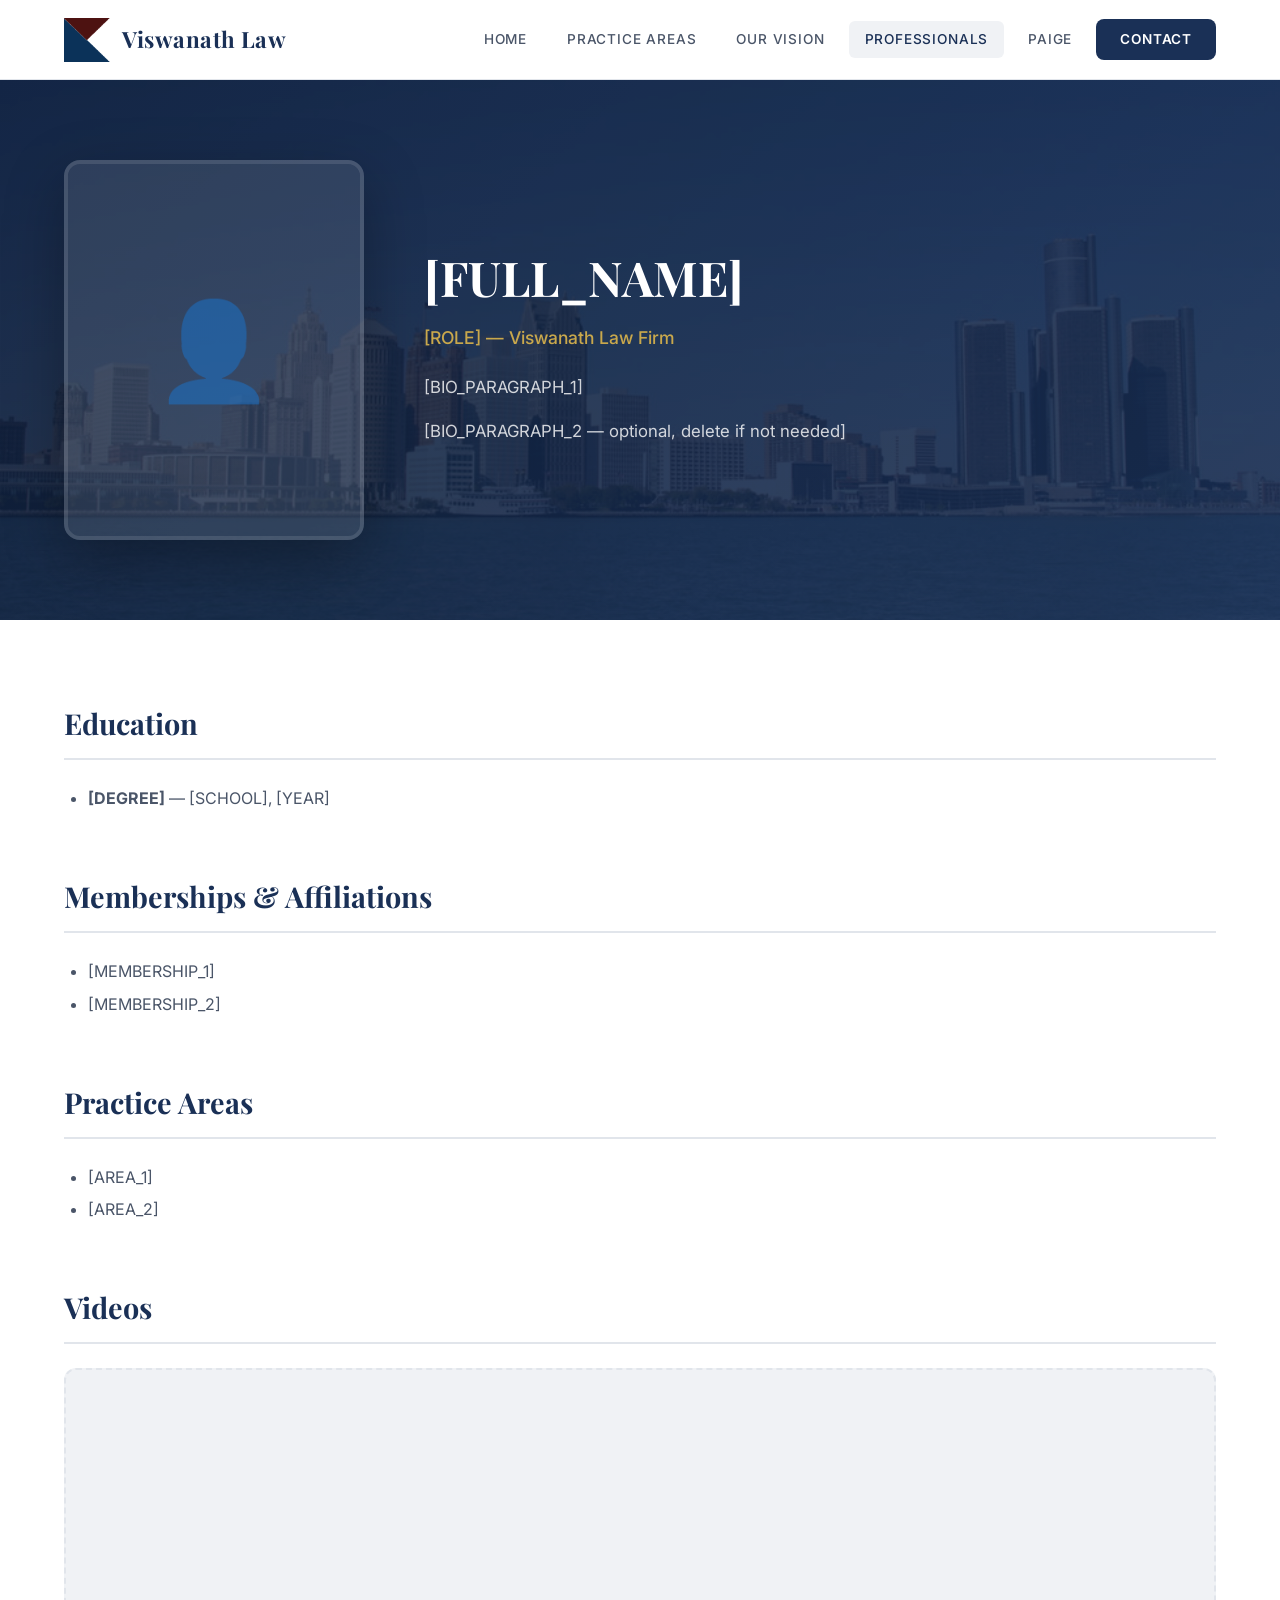
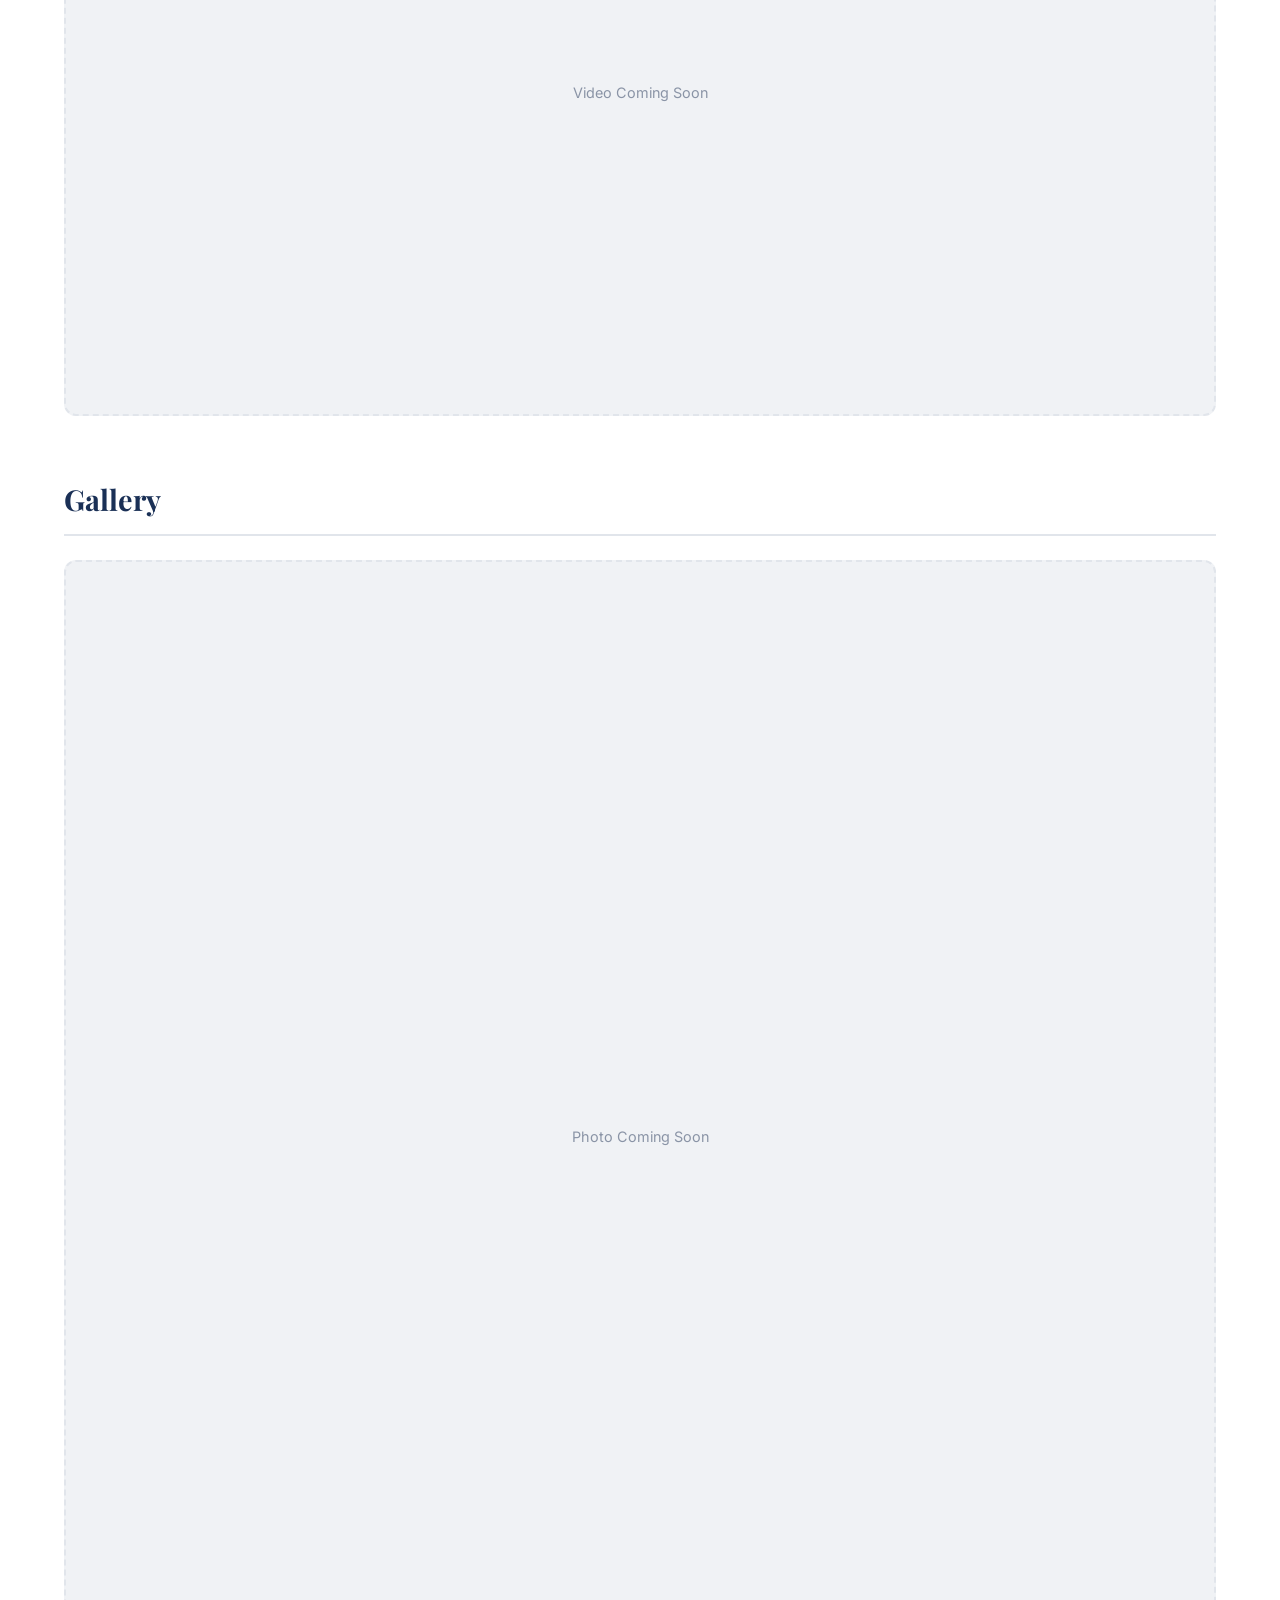
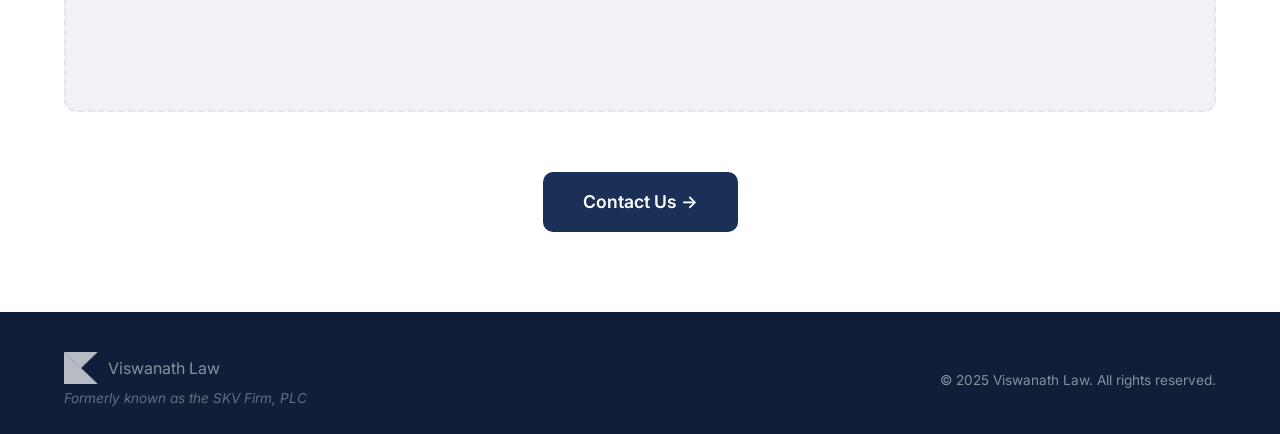
<file: professionals/_TEMPLATE.html>
<!--
  ╔═══════════════════════════════════════════════════════════════╗
  ║  MODULAR ATTORNEY/STAFF PROFILE PAGE TEMPLATE                ║
  ║                                                               ║
  ║  To add a new person:                                         ║
  ║  1. Copy this file → rename to [slug].html (e.g. john-doe.html)
  ║  2. Replace all [PLACEHOLDERS] with actual content            ║
  ║  3. Add a team-card in professionals.html linking here        ║
  ║  4. Add their photo to ../images/[slug]-headshot.jpg          ║
  ╚═══════════════════════════════════════════════════════════════╝
-->
<!DOCTYPE html>
<html lang="en">
<head>
  <meta charset="UTF-8">
  <meta name="viewport" content="width=device-width, initial-scale=1.0">
  <title>[FULL_NAME] | Viswanath Law Firm</title>
  <meta name="description" content="[FULL_NAME] — [ROLE] at Viswanath Law Firm, serving the Metro Detroit area. [BRIEF_DESCRIPTION].">
  <link rel="preconnect" href="https://fonts.googleapis.com">
  <link rel="preconnect" href="https://fonts.gstatic.com" crossorigin>
  <link href="https://fonts.googleapis.com/css2?family=Inter:wght@400;500;600;700&family=Playfair+Display:wght@600;700&display=swap" rel="stylesheet">
  <link rel="stylesheet" href="../css/style.css">
  <link rel="icon" href="../images/vj-icon.png" type="image/png">
</head>
<body>

  <!-- HEADER -->
  <header class="header">
    <div class="container">
      <a href="/viswanath-law/" class="logo">
        <img src="../images/vj-icon.png" alt="Viswanath Law">
        <span class="logo-text">Viswanath Law</span>
      </a>
      <nav class="nav" id="nav">
        <a href="/viswanath-law/">Home</a>
        <a href="/viswanath-law/#practice-areas">Practice Areas</a>
        <a href="/viswanath-law/#vision">Our Vision</a>
        <a href="/viswanath-law/professionals.html" class="active">Professionals</a>
        <a href="/viswanath-law/paige.html">Paige</a>
        <a href="/viswanath-law/#contact" class="nav-cta">Contact</a>
      </nav>
      <button class="hamburger" aria-label="Menu" aria-expanded="false">
        <span></span><span></span><span></span>
      </button>
    </div>
  </header>

  <!-- PROFILE HERO -->
  <section class="profile-hero">
    <div class="container">
      <div class="profile-hero-inner">
        <div class="profile-photo">
          <!-- Replace with actual photo: <img src="../images/[SLUG]-headshot.jpg" alt="[FULL_NAME]"> -->
          <div style="width:100%;height:100%;display:flex;align-items:center;justify-content:center;background:rgba(255,255,255,0.1);">
            <span style="font-size:6rem;opacity:0.5;">👤</span>
          </div>
        </div>
        <div class="profile-info">
          <h1>[FULL_NAME]</h1>
          <p class="title">[ROLE] — Viswanath Law Firm</p>
          <div class="bio">
            <p>[BIO_PARAGRAPH_1]</p>
            <p>[BIO_PARAGRAPH_2 — optional, delete if not needed]</p>
          </div>
        </div>
      </div>
    </div>
  </section>

  <!-- PROFILE BODY -->
  <div class="profile-body">
    <div class="container">

      <!-- EDUCATION — delete section if N/A -->
      <div class="profile-section fade-in">
        <h2>Education</h2>
        <ul>
          <li><strong>[DEGREE]</strong> — [SCHOOL], [YEAR]</li>
        </ul>
      </div>

      <!-- MEMBERSHIPS — delete section if N/A -->
      <div class="profile-section fade-in">
        <h2>Memberships &amp; Affiliations</h2>
        <ul>
          <li>[MEMBERSHIP_1]</li>
          <li>[MEMBERSHIP_2]</li>
        </ul>
      </div>

      <!-- PRACTICE AREAS — for attorneys, delete for staff -->
      <div class="profile-section fade-in">
        <h2>Practice Areas</h2>
        <ul>
          <li>[AREA_1]</li>
          <li>[AREA_2]</li>
        </ul>
      </div>

      <!-- VIDEOS — optional, delete if not needed -->
      <div class="profile-section fade-in">
        <h2>Videos</h2>
        <div class="video-grid">
          <!-- Replace with actual embed: <iframe src="https://youtube.com/embed/..." ...></iframe> -->
          <div class="video-placeholder">Video Coming Soon</div>
        </div>
      </div>

      <!-- GALLERY — optional, delete if not needed -->
      <div class="profile-section fade-in">
        <h2>Gallery</h2>
        <div class="gallery-grid">
          <!-- <img src="../images/[SLUG]-gallery-1.jpg" alt="[DESCRIPTION]"> -->
          <div class="video-placeholder" style="aspect-ratio:1;">Photo Coming Soon</div>
        </div>
      </div>

      <!-- CTA -->
      <div class="text-center mt-40 fade-in">
        <a href="/viswanath-law/#contact" class="btn btn-primary" style="background:var(--navy);color:var(--white);font-size:1.1rem;padding:16px 40px;">Contact Us →</a>
      </div>

    </div>
  </div>

  <!-- FOOTER -->
  <footer class="footer">
    <div class="container">
      <div class="footer-inner">
        <div>
          <div class="footer-logo">
            <img src="../images/vj-icon.png" alt="VJ">
            <span>Viswanath Law</span>
          </div>
          <p class="footer-note">Formerly known as the SKV Firm, PLC</p>
        </div>
        <p>&copy; 2025 Viswanath Law. All rights reserved.</p>
      </div>
    </div>
  </footer>

  <script src="../js/main.js"></script>
</body>
</html>
</file>
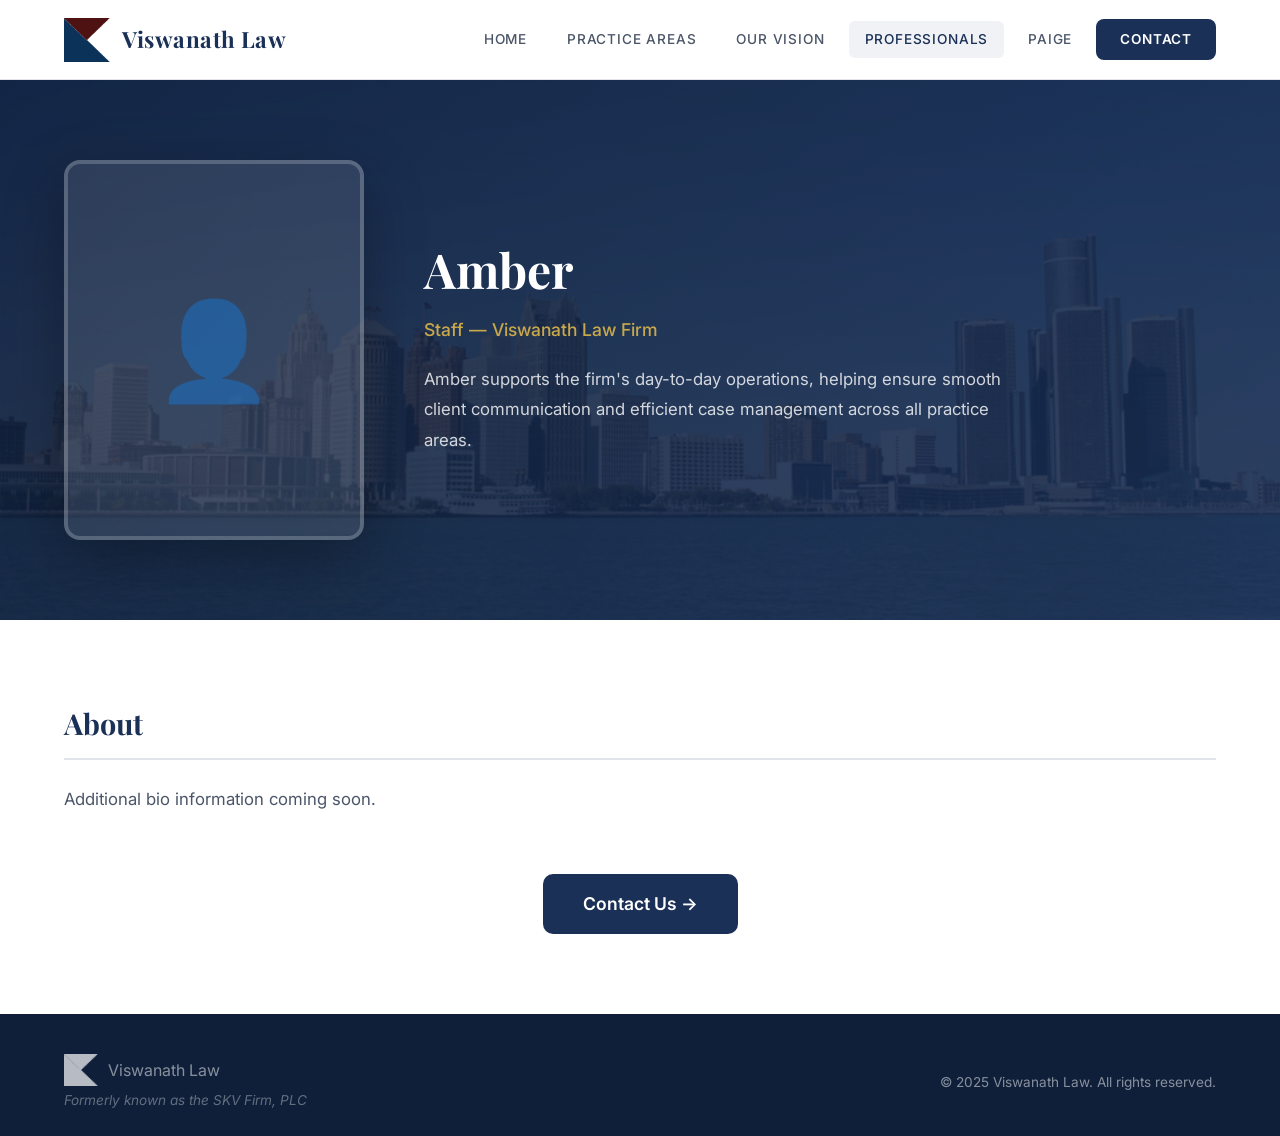
<file: professionals/amber.html>
<!DOCTYPE html>
<html lang="en">
<head>
  <meta charset="UTF-8">
  <meta name="viewport" content="width=device-width, initial-scale=1.0">
  <title>Amber | Viswanath Law Firm</title>
  <meta name="description" content="Amber — Staff member at Viswanath Law Firm, supporting legal services for the Metro Detroit area.">
  <link rel="preconnect" href="https://fonts.googleapis.com">
  <link rel="preconnect" href="https://fonts.gstatic.com" crossorigin>
  <link href="https://fonts.googleapis.com/css2?family=Inter:wght@400;500;600;700&family=Playfair+Display:wght@600;700&display=swap" rel="stylesheet">
  <link rel="stylesheet" href="../css/style.css">
  <link rel="icon" href="../images/vj-icon.png" type="image/png">
</head>
<body>

  <!-- HEADER -->
  <header class="header">
    <div class="container">
      <a href="/viswanath-law/" class="logo">
        <img src="../images/vj-icon.png" alt="Viswanath Law">
        <span class="logo-text">Viswanath Law</span>
      </a>
      <nav class="nav" id="nav">
        <a href="/viswanath-law/">Home</a>
        <a href="/viswanath-law/#practice-areas">Practice Areas</a>
        <a href="/viswanath-law/#vision">Our Vision</a>
        <a href="/viswanath-law/professionals.html" class="active">Professionals</a>
        <a href="/viswanath-law/paige.html">Paige</a>
        <a href="/viswanath-law/#contact" class="nav-cta">Contact</a>
      </nav>
      <button class="hamburger" aria-label="Menu" aria-expanded="false">
        <span></span><span></span><span></span>
      </button>
    </div>
  </header>

  <!-- PROFILE HERO -->
  <section class="profile-hero">
    <div class="container">
      <div class="profile-hero-inner">
        <div class="profile-photo" style="display:flex;align-items:center;justify-content:center;background:rgba(255,255,255,0.1);">
          <span style="font-size:6rem;opacity:0.5;">👤</span>
        </div>
        <div class="profile-info">
          <h1>Amber</h1>
          <p class="title">Staff — Viswanath Law Firm</p>
          <div class="bio">
            <p>Amber supports the firm's day-to-day operations, helping ensure smooth client communication and efficient case management across all practice areas.</p>
            <!-- Add more bio content as available -->
          </div>
        </div>
      </div>
    </div>
  </section>

  <!-- PROFILE BODY -->
  <div class="profile-body">
    <div class="container">

      <div class="profile-section fade-in">
        <h2>About</h2>
        <p style="font-size:1.05rem;color:var(--gray-600);line-height:1.8;">Additional bio information coming soon.</p>
      </div>

      <!-- CTA -->
      <div class="text-center mt-40 fade-in">
        <a href="/viswanath-law/#contact" class="btn btn-primary" style="background:var(--navy);color:var(--white);font-size:1.1rem;padding:16px 40px;">Contact Us →</a>
      </div>

    </div>
  </div>

  <!-- FOOTER -->
  <footer class="footer">
    <div class="container">
      <div class="footer-inner">
        <div>
          <div class="footer-logo">
            <img src="../images/vj-icon.png" alt="VJ">
            <span>Viswanath Law</span>
          </div>
          <p class="footer-note">Formerly known as the SKV Firm, PLC</p>
        </div>
        <p>&copy; 2025 Viswanath Law. All rights reserved.</p>
      </div>
    </div>
  </footer>

  <script src="../js/main.js"></script>
</body>
</html>
</file>
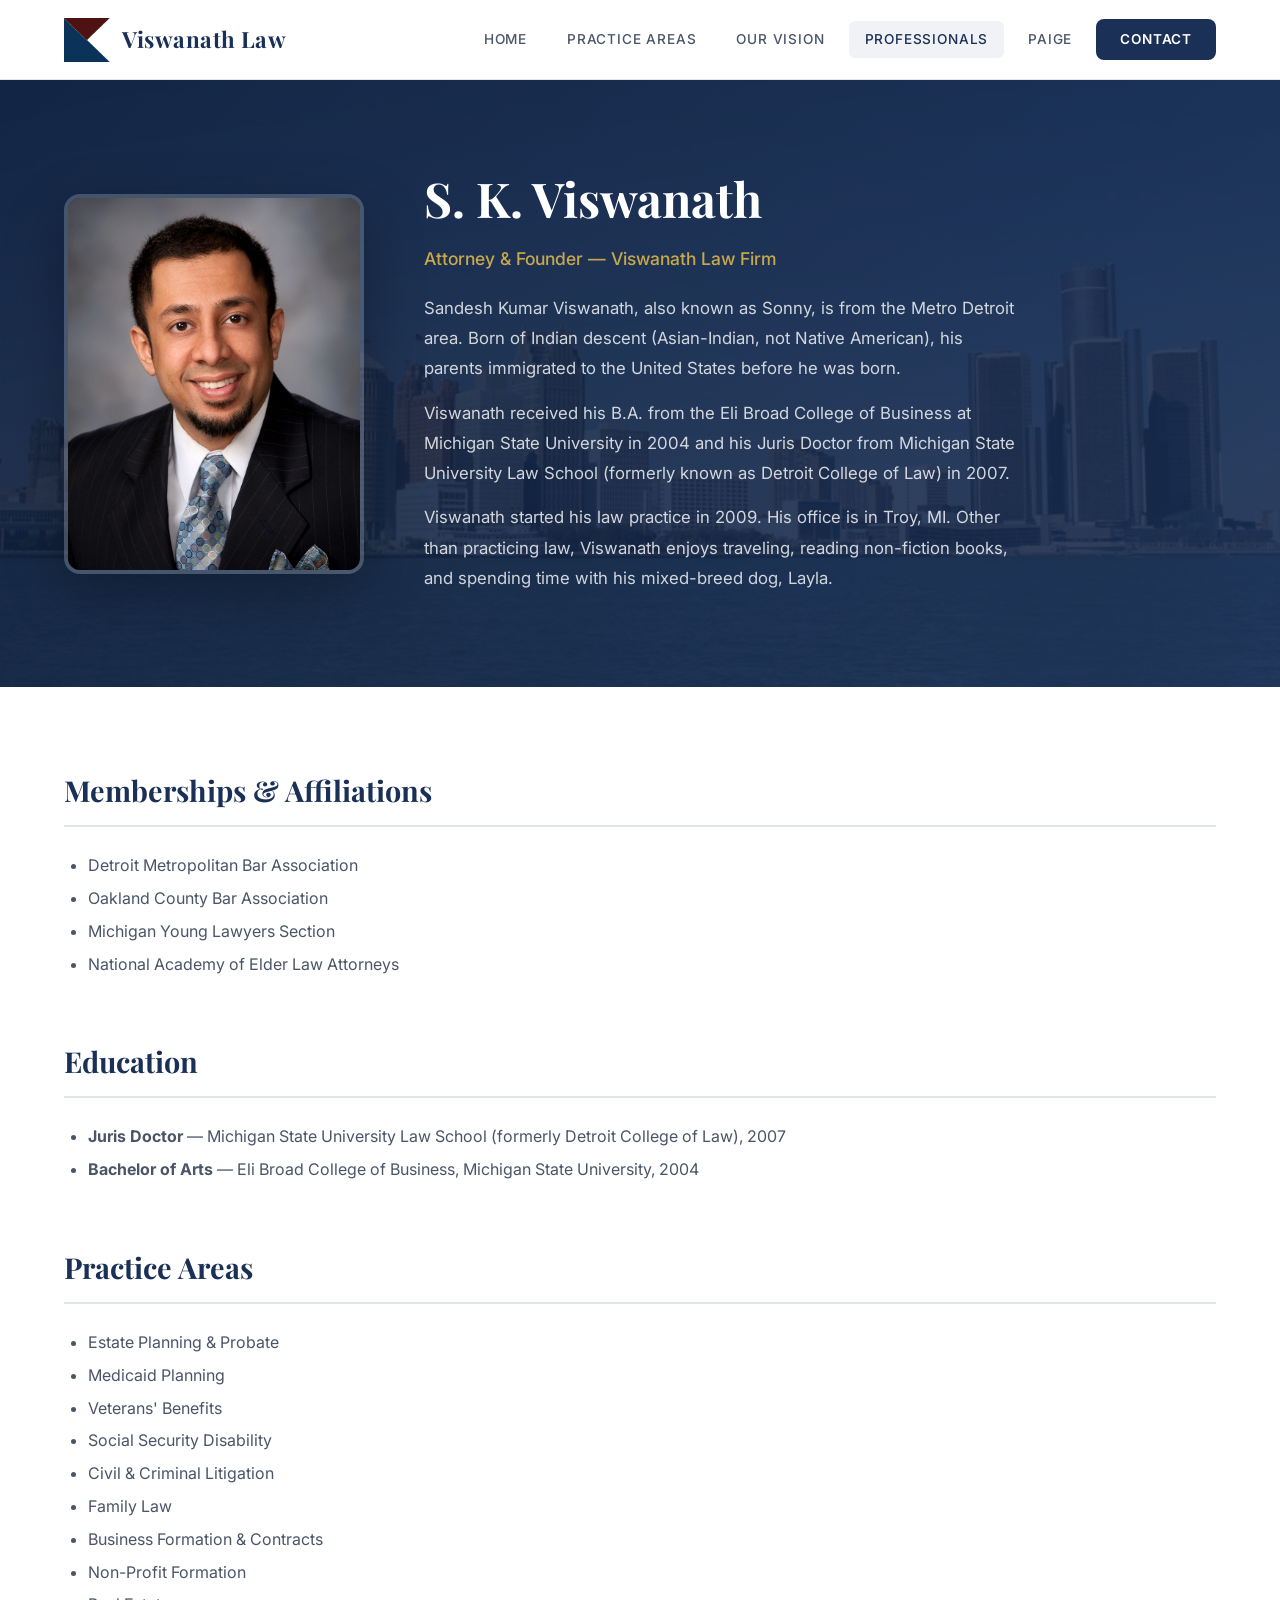
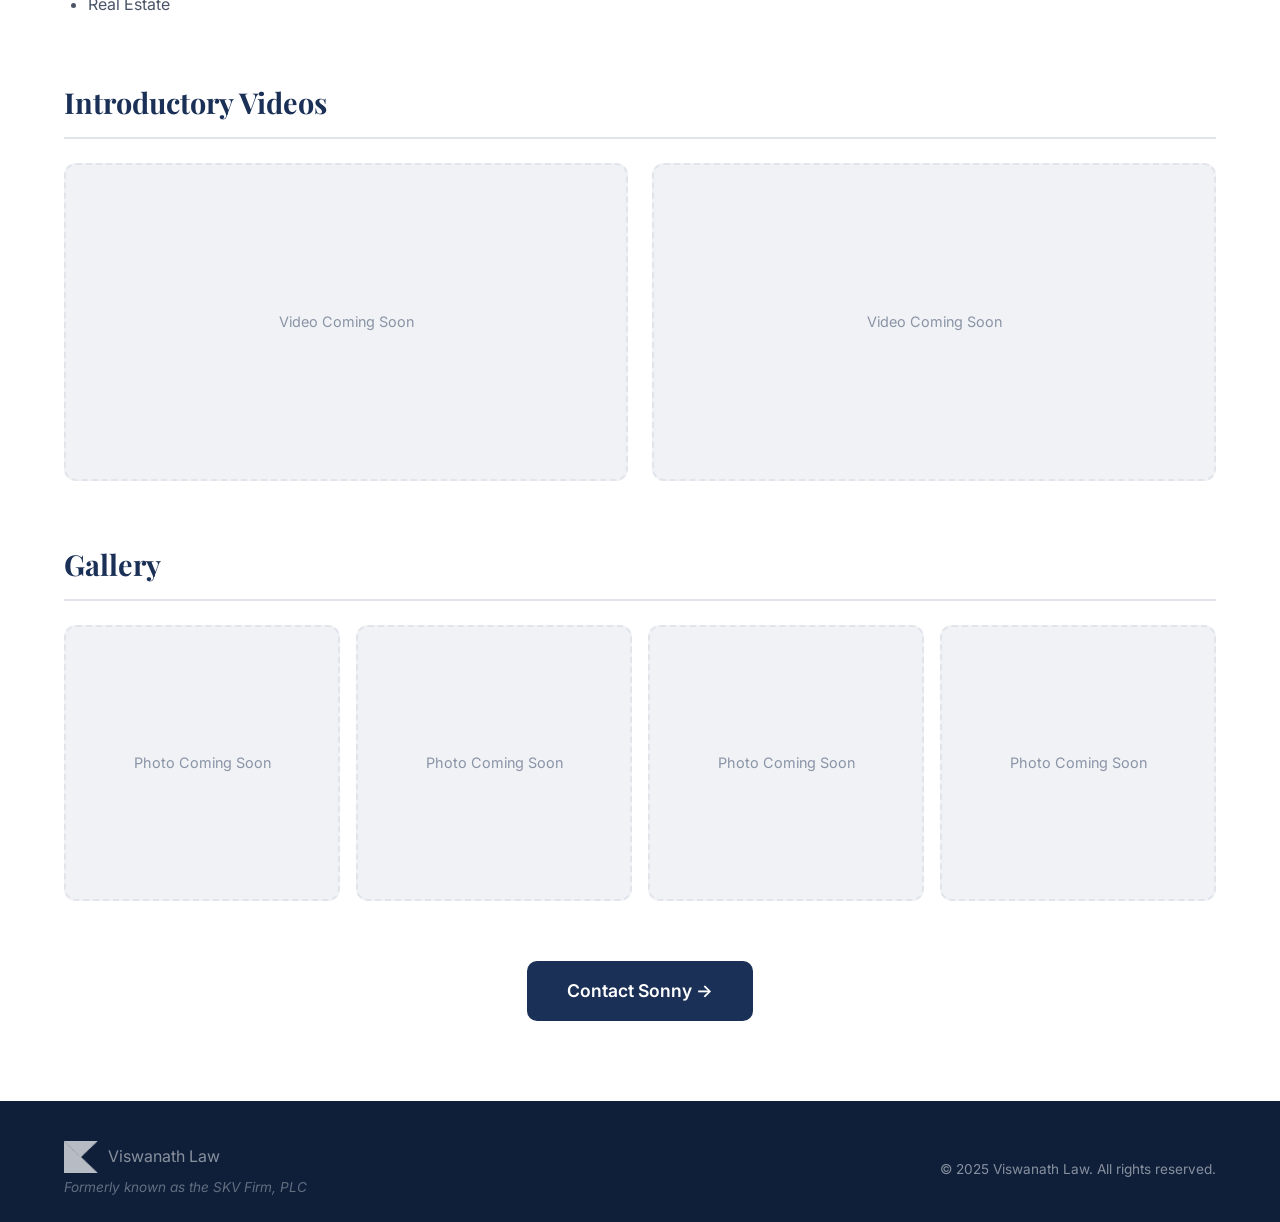
<file: professionals/sonny-viswanath.html>
<!DOCTYPE html>
<html lang="en">
<head>
  <meta charset="UTF-8">
  <meta name="viewport" content="width=device-width, initial-scale=1.0">
  <title>S. K. Viswanath (Sonny) | Viswanath Law Firm</title>
  <meta name="description" content="Sandesh Kumar Viswanath, also known as Sonny, is a Metro Detroit attorney specializing in elder law, estate planning, litigation, and business law.">
  <link rel="preconnect" href="https://fonts.googleapis.com">
  <link rel="preconnect" href="https://fonts.gstatic.com" crossorigin>
  <link href="https://fonts.googleapis.com/css2?family=Inter:wght@400;500;600;700&family=Playfair+Display:wght@600;700&display=swap" rel="stylesheet">
  <link rel="stylesheet" href="../css/style.css">
  <link rel="icon" href="../images/vj-icon.png" type="image/png">
</head>
<body>

  <!-- HEADER -->
  <header class="header">
    <div class="container">
      <a href="/viswanath-law/" class="logo">
        <img src="../images/vj-icon.png" alt="Viswanath Law">
        <span class="logo-text">Viswanath Law</span>
      </a>
      <nav class="nav" id="nav">
        <a href="/viswanath-law/">Home</a>
        <a href="/viswanath-law/#practice-areas">Practice Areas</a>
        <a href="/viswanath-law/#vision">Our Vision</a>
        <a href="/viswanath-law/professionals.html" class="active">Professionals</a>
        <a href="/viswanath-law/paige.html">Paige</a>
        <a href="/viswanath-law/#contact" class="nav-cta">Contact</a>
      </nav>
      <button class="hamburger" aria-label="Menu" aria-expanded="false">
        <span></span><span></span><span></span>
      </button>
    </div>
  </header>

  <!-- PROFILE HERO -->
  <section class="profile-hero">
    <div class="container">
      <div class="profile-hero-inner">
        <div class="profile-photo">
          <img src="../images/sonny-headshot.jpg" alt="S. K. Viswanath">
        </div>
        <div class="profile-info">
          <h1>S. K. Viswanath</h1>
          <p class="title">Attorney &amp; Founder — Viswanath Law Firm</p>
          <div class="bio">
            <p>Sandesh Kumar Viswanath, also known as Sonny, is from the Metro Detroit area. Born of Indian descent (Asian-Indian, not Native American), his parents immigrated to the United States before he was born.</p>
            <p>Viswanath received his B.A. from the Eli Broad College of Business at Michigan State University in 2004 and his Juris Doctor from Michigan State University Law School (formerly known as Detroit College of Law) in 2007.</p>
            <p>Viswanath started his law practice in 2009. His office is in Troy, MI. Other than practicing law, Viswanath enjoys traveling, reading non-fiction books, and spending time with his mixed-breed dog, Layla.</p>
          </div>
        </div>
      </div>
    </div>
  </section>

  <!-- PROFILE BODY -->
  <div class="profile-body">
    <div class="container">

      <!-- Bar Memberships -->
      <div class="profile-section fade-in">
        <h2>Memberships &amp; Affiliations</h2>
        <ul>
          <li>Detroit Metropolitan Bar Association</li>
          <li>Oakland County Bar Association</li>
          <li>Michigan Young Lawyers Section</li>
          <li>National Academy of Elder Law Attorneys</li>
        </ul>
      </div>

      <!-- Education -->
      <div class="profile-section fade-in">
        <h2>Education</h2>
        <ul>
          <li><strong>Juris Doctor</strong> — Michigan State University Law School (formerly Detroit College of Law), 2007</li>
          <li><strong>Bachelor of Arts</strong> — Eli Broad College of Business, Michigan State University, 2004</li>
        </ul>
      </div>

      <!-- Practice Areas -->
      <div class="profile-section fade-in">
        <h2>Practice Areas</h2>
        <ul>
          <li>Estate Planning &amp; Probate</li>
          <li>Medicaid Planning</li>
          <li>Veterans' Benefits</li>
          <li>Social Security Disability</li>
          <li>Civil &amp; Criminal Litigation</li>
          <li>Family Law</li>
          <li>Business Formation &amp; Contracts</li>
          <li>Non-Profit Formation</li>
          <li>Real Estate</li>
        </ul>
      </div>

      <!-- Introductory Videos -->
      <div class="profile-section fade-in">
        <h2>Introductory Videos</h2>
        <div class="video-grid">
          <div class="video-placeholder">
            <!-- Replace with actual embed: <iframe src="..." frameborder="0" allowfullscreen></iframe> -->
            Video Coming Soon
          </div>
          <div class="video-placeholder">
            Video Coming Soon
          </div>
        </div>
      </div>

      <!-- Photo Gallery -->
      <div class="profile-section fade-in">
        <h2>Gallery</h2>
        <div class="gallery-grid">
          <!-- Replace placeholders with actual images -->
          <div class="video-placeholder" style="aspect-ratio:1;">Photo Coming Soon</div>
          <div class="video-placeholder" style="aspect-ratio:1;">Photo Coming Soon</div>
          <div class="video-placeholder" style="aspect-ratio:1;">Photo Coming Soon</div>
          <div class="video-placeholder" style="aspect-ratio:1;">Photo Coming Soon</div>
        </div>
      </div>

      <!-- CTA -->
      <div class="text-center mt-40 fade-in">
        <a href="/viswanath-law/#contact" class="btn btn-primary" style="background:var(--navy);color:var(--white);font-size:1.1rem;padding:16px 40px;">Contact Sonny →</a>
      </div>

    </div>
  </div>

  <!-- FOOTER -->
  <footer class="footer">
    <div class="container">
      <div class="footer-inner">
        <div>
          <div class="footer-logo">
            <img src="../images/vj-icon.png" alt="VJ">
            <span>Viswanath Law</span>
          </div>
          <p class="footer-note">Formerly known as the SKV Firm, PLC</p>
        </div>
        <p>&copy; 2025 Viswanath Law. All rights reserved.</p>
      </div>
    </div>
  </footer>

  <script src="../js/main.js"></script>
</body>
</html>
</file>
<file: css/style.css>
/* ===== RESET & BASE ===== */
*, *::before, *::after { box-sizing: border-box; margin: 0; padding: 0; }

:root {
  --navy: #1a3056;
  --navy-dark: #0f1f3a;
  --navy-light: #2a4a7a;
  --accent: #c9a84c;
  --accent-light: #dfc06a;
  --white: #ffffff;
  --off-white: #f7f8fa;
  --gray-100: #f0f2f5;
  --gray-200: #e1e5eb;
  --gray-400: #8a94a6;
  --gray-600: #4a5568;
  --gray-800: #2d3748;
  --text: #1a202c;
  --font-heading: 'Playfair Display', Georgia, serif;
  --font-body: 'Inter', -apple-system, BlinkMacSystemFont, 'Segoe UI', sans-serif;
  --max-width: 1200px;
  --header-height: 80px;
  --transition: 0.3s ease;
}

html { scroll-behavior: smooth; font-size: 16px; }

body {
  font-family: var(--font-body);
  color: var(--text);
  line-height: 1.6;
  background: var(--white);
  -webkit-font-smoothing: antialiased;
}

img { max-width: 100%; height: auto; display: block; }
a { text-decoration: none; color: inherit; transition: color var(--transition); }
ul { list-style: none; }

.container { max-width: var(--max-width); margin: 0 auto; padding: 0 24px; }

/* ===== HEADER ===== */
.header {
  position: fixed;
  top: 0;
  left: 0;
  right: 0;
  height: var(--header-height);
  background: var(--white);
  border-bottom: 1px solid var(--gray-200);
  z-index: 1000;
  transition: box-shadow var(--transition);
}

.header.scrolled { box-shadow: 0 2px 20px rgba(0,0,0,0.08); }

.header .container {
  display: flex;
  align-items: center;
  justify-content: space-between;
  height: 100%;
}

.logo { display: flex; align-items: center; gap: 12px; }
.logo img { height: 44px; width: auto; }
.logo-text {
  font-family: var(--font-heading);
  font-size: 1.4rem;
  color: var(--navy);
  font-weight: 700;
  letter-spacing: 0.02em;
}

.nav { display: flex; align-items: center; gap: 8px; }
.nav a {
  font-size: 0.85rem;
  font-weight: 500;
  letter-spacing: 0.06em;
  text-transform: uppercase;
  color: var(--gray-600);
  padding: 8px 16px;
  border-radius: 6px;
  transition: all var(--transition);
}
.nav a:hover, .nav a.active {
  color: var(--navy);
  background: var(--gray-100);
}

.nav-cta {
  background: var(--navy) !important;
  color: var(--white) !important;
  padding: 10px 24px !important;
  border-radius: 8px !important;
  font-weight: 600 !important;
}
.nav-cta:hover { background: var(--navy-light) !important; }

/* Mobile menu */
.hamburger {
  display: none;
  flex-direction: column;
  gap: 5px;
  cursor: pointer;
  padding: 8px;
  background: none;
  border: none;
}
.hamburger span {
  width: 24px;
  height: 2px;
  background: var(--navy);
  transition: all var(--transition);
  border-radius: 2px;
}

@media (max-width: 768px) {
  .hamburger { display: flex; }
  .nav {
    position: fixed;
    top: var(--header-height);
    left: 0;
    right: 0;
    background: var(--white);
    flex-direction: column;
    padding: 24px;
    gap: 4px;
    border-bottom: 1px solid var(--gray-200);
    box-shadow: 0 8px 30px rgba(0,0,0,0.1);
    transform: translateY(-120%);
    transition: transform var(--transition);
  }
  .nav.open { transform: translateY(0); }
  .nav a { width: 100%; text-align: center; padding: 12px; }
}

/* ===== HERO ===== */
.hero {
  position: relative;
  min-height: 85vh;
  display: flex;
  align-items: center;
  background: linear-gradient(135deg, var(--navy-dark) 0%, var(--navy) 50%, var(--navy-light) 100%);
  margin-top: var(--header-height);
  overflow: hidden;
}

.hero::before {
  content: '';
  position: absolute;
  inset: 0;
  background: url('../images/city-bg.jpg') center/cover no-repeat;
  opacity: 0.15;
}

.hero::after {
  content: '';
  position: absolute;
  bottom: 0;
  left: 0;
  right: 0;
  height: 120px;
  background: linear-gradient(to top, var(--white), transparent);
}

.hero-content {
  position: relative;
  z-index: 1;
  max-width: 700px;
}

.hero-badge {
  display: inline-block;
  font-size: 0.75rem;
  font-weight: 600;
  letter-spacing: 0.15em;
  text-transform: uppercase;
  color: var(--accent);
  border: 1px solid var(--accent);
  padding: 6px 16px;
  border-radius: 20px;
  margin-bottom: 24px;
}

.hero h1 {
  font-family: var(--font-heading);
  font-size: clamp(2.5rem, 5vw, 4rem);
  color: var(--white);
  line-height: 1.15;
  margin-bottom: 20px;
  font-weight: 700;
}

.hero p {
  font-size: 1.15rem;
  color: rgba(255,255,255,0.8);
  line-height: 1.7;
  margin-bottom: 32px;
  max-width: 560px;
}

.hero-btns { display: flex; gap: 16px; flex-wrap: wrap; }

.btn {
  display: inline-flex;
  align-items: center;
  gap: 8px;
  padding: 14px 32px;
  border-radius: 10px;
  font-size: 0.95rem;
  font-weight: 600;
  transition: all var(--transition);
  cursor: pointer;
  border: none;
}

.btn-primary {
  background: var(--accent);
  color: var(--navy-dark);
}
.btn-primary:hover { background: var(--accent-light); transform: translateY(-2px); }

.btn-outline {
  background: transparent;
  color: var(--white);
  border: 2px solid rgba(255,255,255,0.3);
}
.btn-outline:hover { border-color: var(--white); background: rgba(255,255,255,0.1); }

/* ===== SECTIONS ===== */
.section {
  padding: 100px 0;
}
.section-alt { background: var(--off-white); }
.section-dark {
  background: linear-gradient(135deg, var(--navy-dark), var(--navy));
  color: var(--white);
}

.section-header {
  text-align: center;
  margin-bottom: 60px;
}
.section-header .overline {
  font-size: 0.75rem;
  font-weight: 600;
  letter-spacing: 0.15em;
  text-transform: uppercase;
  color: var(--accent);
  margin-bottom: 12px;
}
.section-header h2 {
  font-family: var(--font-heading);
  font-size: clamp(2rem, 3.5vw, 2.8rem);
  color: var(--navy);
  margin-bottom: 16px;
  font-weight: 700;
}
.section-dark .section-header h2 { color: var(--white); }
.section-header p {
  font-size: 1.1rem;
  color: var(--gray-600);
  max-width: 600px;
  margin: 0 auto;
}
.section-dark .section-header p { color: rgba(255,255,255,0.7); }

/* ===== PRACTICE AREAS ===== */
.practice-grid {
  display: grid;
  grid-template-columns: repeat(auto-fit, minmax(340px, 1fr));
  gap: 32px;
}

.practice-card {
  background: var(--white);
  border-radius: 16px;
  padding: 40px 32px;
  border: 1px solid var(--gray-200);
  transition: all var(--transition);
  position: relative;
  overflow: hidden;
}
.practice-card::before {
  content: '';
  position: absolute;
  top: 0;
  left: 0;
  right: 0;
  height: 4px;
  background: var(--accent);
  transform: scaleX(0);
  transition: transform var(--transition);
}
.practice-card:hover {
  transform: translateY(-4px);
  box-shadow: 0 12px 40px rgba(0,0,0,0.08);
  border-color: transparent;
}
.practice-card:hover::before { transform: scaleX(1); }

.practice-card .icon {
  width: 56px;
  height: 56px;
  background: var(--gray-100);
  border-radius: 12px;
  display: flex;
  align-items: center;
  justify-content: center;
  font-size: 1.5rem;
  margin-bottom: 20px;
  color: var(--navy);
}

.practice-card h3 {
  font-family: var(--font-heading);
  font-size: 1.35rem;
  color: var(--navy);
  margin-bottom: 8px;
}

.practice-card .tagline {
  font-size: 0.9rem;
  font-style: italic;
  color: var(--accent);
  margin-bottom: 14px;
}

.practice-card p {
  font-size: 0.95rem;
  color: var(--gray-600);
  line-height: 1.7;
}

/* ===== VISION ===== */
.vision-grid {
  display: grid;
  grid-template-columns: 1fr 1fr;
  gap: 80px;
  align-items: center;
}

.vision-text h2 {
  font-family: var(--font-heading);
  font-size: clamp(2rem, 3vw, 2.5rem);
  color: var(--navy);
  margin-bottom: 24px;
}

.vision-text p {
  font-size: 1.05rem;
  color: var(--gray-600);
  line-height: 1.8;
  margin-bottom: 16px;
}

.vision-image {
  position: relative;
  border-radius: 20px;
  overflow: hidden;
  aspect-ratio: 4/3;
}
.vision-image img { width: 100%; height: 100%; object-fit: cover; }
.vision-image::after {
  content: '';
  position: absolute;
  inset: 0;
  border: 3px solid var(--accent);
  border-radius: 20px;
  opacity: 0.3;
}

@media (max-width: 768px) {
  .vision-grid { grid-template-columns: 1fr; gap: 40px; }
}

/* ===== TEAM / PROFESSIONALS ===== */
.team-grid {
  display: grid;
  grid-template-columns: repeat(auto-fit, minmax(280px, 1fr));
  gap: 32px;
}

.team-card {
  background: var(--white);
  border-radius: 16px;
  overflow: hidden;
  border: 1px solid var(--gray-200);
  transition: all var(--transition);
}
.team-card:hover {
  transform: translateY(-4px);
  box-shadow: 0 12px 40px rgba(0,0,0,0.08);
}

.team-card-img {
  width: 100%;
  aspect-ratio: 3/4;
  overflow: hidden;
  background: var(--gray-100);
}
.team-card-img img { width: 100%; height: 100%; object-fit: cover; transition: transform var(--transition); }
.team-card:hover .team-card-img img { transform: scale(1.05); }

.team-card-body { padding: 24px; }
.team-card-body h3 {
  font-family: var(--font-heading);
  font-size: 1.25rem;
  color: var(--navy);
  margin-bottom: 4px;
}
.team-card-body .role {
  font-size: 0.85rem;
  color: var(--accent);
  font-weight: 500;
  margin-bottom: 12px;
}
.team-card-body p {
  font-size: 0.9rem;
  color: var(--gray-600);
  line-height: 1.6;
}
.team-card-body .btn {
  margin-top: 16px;
  padding: 10px 24px;
  font-size: 0.85rem;
}

/* ===== PROFILE PAGE ===== */
.profile-hero {
  margin-top: var(--header-height);
  padding: 80px 0;
  background: linear-gradient(135deg, var(--navy-dark), var(--navy));
  position: relative;
  overflow: hidden;
}
.profile-hero::before {
  content: '';
  position: absolute;
  inset: 0;
  background: url('../images/skyline-bg.jpg') center/cover no-repeat;
  opacity: 0.1;
}

.profile-hero-inner {
  position: relative;
  z-index: 1;
  display: grid;
  grid-template-columns: 300px 1fr;
  gap: 60px;
  align-items: center;
}

.profile-photo {
  width: 300px;
  height: 380px;
  border-radius: 16px;
  overflow: hidden;
  border: 4px solid rgba(255,255,255,0.2);
  box-shadow: 0 20px 60px rgba(0,0,0,0.3);
}
.profile-photo img { width: 100%; height: 100%; object-fit: cover; }

.profile-info h1 {
  font-family: var(--font-heading);
  font-size: clamp(2rem, 4vw, 3rem);
  color: var(--white);
  margin-bottom: 8px;
}
.profile-info .title {
  font-size: 1.1rem;
  color: var(--accent);
  font-weight: 500;
  margin-bottom: 20px;
}
.profile-info .bio {
  font-size: 1.05rem;
  color: rgba(255,255,255,0.8);
  line-height: 1.8;
  max-width: 600px;
}
.profile-info .bio p { margin-bottom: 14px; }

@media (max-width: 768px) {
  .profile-hero-inner { grid-template-columns: 1fr; text-align: center; justify-items: center; }
  .profile-photo { width: 220px; height: 280px; }
}

.profile-body { padding: 80px 0; }

.profile-section { margin-bottom: 60px; }
.profile-section h2 {
  font-family: var(--font-heading);
  font-size: 1.8rem;
  color: var(--navy);
  margin-bottom: 24px;
  padding-bottom: 12px;
  border-bottom: 2px solid var(--gray-200);
}
.profile-section ul {
  list-style: disc;
  padding-left: 24px;
}
.profile-section li {
  font-size: 1rem;
  color: var(--gray-600);
  line-height: 1.8;
  margin-bottom: 4px;
}

/* Profile video section */
.video-grid {
  display: grid;
  grid-template-columns: repeat(auto-fit, minmax(300px, 1fr));
  gap: 24px;
}
.video-placeholder {
  aspect-ratio: 16/9;
  background: var(--gray-100);
  border-radius: 12px;
  display: flex;
  align-items: center;
  justify-content: center;
  color: var(--gray-400);
  font-size: 0.9rem;
  border: 2px dashed var(--gray-200);
}

/* Profile gallery */
.gallery-grid {
  display: grid;
  grid-template-columns: repeat(auto-fit, minmax(200px, 1fr));
  gap: 16px;
}
.gallery-grid img {
  width: 100%;
  aspect-ratio: 1;
  object-fit: cover;
  border-radius: 12px;
  cursor: pointer;
  transition: all var(--transition);
}
.gallery-grid img:hover { transform: scale(1.03); box-shadow: 0 8px 30px rgba(0,0,0,0.12); }

/* ===== PAIGE DIRECTORY ===== */
.partner-grid {
  display: grid;
  grid-template-columns: repeat(auto-fit, minmax(300px, 1fr));
  gap: 24px;
}

.partner-card {
  display: flex;
  align-items: center;
  gap: 20px;
  background: var(--white);
  border-radius: 12px;
  padding: 24px;
  border: 1px solid var(--gray-200);
  transition: all var(--transition);
}
.partner-card:hover {
  border-color: var(--accent);
  box-shadow: 0 8px 30px rgba(0,0,0,0.06);
  transform: translateY(-2px);
}

.partner-card .partner-logo {
  width: 64px;
  height: 64px;
  border-radius: 12px;
  background: var(--gray-100);
  display: flex;
  align-items: center;
  justify-content: center;
  flex-shrink: 0;
  font-size: 1.5rem;
  color: var(--navy);
}

.partner-card h3 { font-size: 1.05rem; color: var(--navy); margin-bottom: 4px; }
.partner-card p { font-size: 0.85rem; color: var(--gray-600); }
.partner-card .partner-link {
  font-size: 0.8rem;
  color: var(--accent);
  font-weight: 600;
  margin-top: 4px;
  display: inline-block;
}

/* ===== CONTACT ===== */
.contact-grid {
  display: grid;
  grid-template-columns: 1fr 1fr;
  gap: 60px;
}

.contact-info h3 {
  font-family: var(--font-heading);
  font-size: 1.4rem;
  color: var(--white);
  margin-bottom: 20px;
}
.contact-detail {
  display: flex;
  align-items: flex-start;
  gap: 16px;
  margin-bottom: 20px;
}
.contact-detail .icon {
  width: 44px;
  height: 44px;
  background: rgba(255,255,255,0.1);
  border-radius: 10px;
  display: flex;
  align-items: center;
  justify-content: center;
  flex-shrink: 0;
  font-size: 1.1rem;
}
.contact-detail p { color: rgba(255,255,255,0.8); font-size: 0.95rem; line-height: 1.6; }
.contact-detail a { color: var(--accent); }
.contact-detail a:hover { color: var(--accent-light); }

.contact-form {
  display: flex;
  flex-direction: column;
  gap: 16px;
}
.contact-form input,
.contact-form textarea {
  width: 100%;
  padding: 14px 18px;
  border: 1px solid rgba(255,255,255,0.2);
  border-radius: 10px;
  background: rgba(255,255,255,0.08);
  color: var(--white);
  font-family: var(--font-body);
  font-size: 0.95rem;
  transition: border-color var(--transition);
}
.contact-form input::placeholder,
.contact-form textarea::placeholder { color: rgba(255,255,255,0.4); }
.contact-form input:focus,
.contact-form textarea:focus {
  outline: none;
  border-color: var(--accent);
}
.contact-form textarea { min-height: 140px; resize: vertical; }

.contact-form .btn-primary { align-self: flex-start; }

@media (max-width: 768px) {
  .contact-grid { grid-template-columns: 1fr; gap: 40px; }
}

/* ===== FOOTER ===== */
.footer {
  background: var(--navy-dark);
  padding: 40px 0 24px;
  color: rgba(255,255,255,0.5);
}
.footer-inner {
  display: flex;
  justify-content: space-between;
  align-items: center;
  flex-wrap: wrap;
  gap: 16px;
}
.footer-logo { display: flex; align-items: center; gap: 10px; }
.footer-logo img { height: 32px; filter: brightness(0) invert(1); opacity: 0.7; }
.footer p { font-size: 0.85rem; }
.footer a { color: var(--accent); }
.footer a:hover { color: var(--accent-light); }
.footer-note {
  font-size: 0.8rem;
  font-style: italic;
  color: rgba(255,255,255,0.35);
  margin-top: 4px;
}

/* ===== PAGE BANNER ===== */
.page-banner {
  margin-top: var(--header-height);
  padding: 80px 0;
  background: linear-gradient(135deg, var(--navy-dark), var(--navy));
  text-align: center;
  position: relative;
  overflow: hidden;
}
.page-banner::before {
  content: '';
  position: absolute;
  inset: 0;
  background: url('../images/skyline-bg.jpg') center/cover no-repeat;
  opacity: 0.1;
}
.page-banner h1 {
  position: relative;
  font-family: var(--font-heading);
  font-size: clamp(2.5rem, 5vw, 3.5rem);
  color: var(--white);
  font-weight: 700;
}
.page-banner p {
  position: relative;
  font-size: 1.1rem;
  color: rgba(255,255,255,0.7);
  margin-top: 12px;
}

/* ===== UTILITIES ===== */
.text-center { text-align: center; }
.mt-40 { margin-top: 40px; }
.mb-40 { margin-bottom: 40px; }

/* ===== ANIMATIONS ===== */
.fade-in {
  opacity: 0;
  transform: translateY(20px);
  transition: opacity 0.6s ease, transform 0.6s ease;
}
.fade-in.visible { opacity: 1; transform: translateY(0); }

/* ===== HIDDEN PAGE (Indian clients) ===== */
.hidden-page-notice {
  background: var(--accent);
  color: var(--navy-dark);
  text-align: center;
  padding: 12px;
  font-size: 0.9rem;
  font-weight: 500;
}
.hidden-page-notice a { text-decoration: underline; font-weight: 700; }

/* Fallback: if JS hasn't loaded or observer hasn't fired after 2s, show everything */
@media (prefers-reduced-motion: reduce) {
  .fade-in { opacity: 1 !important; transform: none !important; }
}
noscript + .fade-in, .fade-in.visible { opacity: 1; transform: translateY(0); }
</file>
